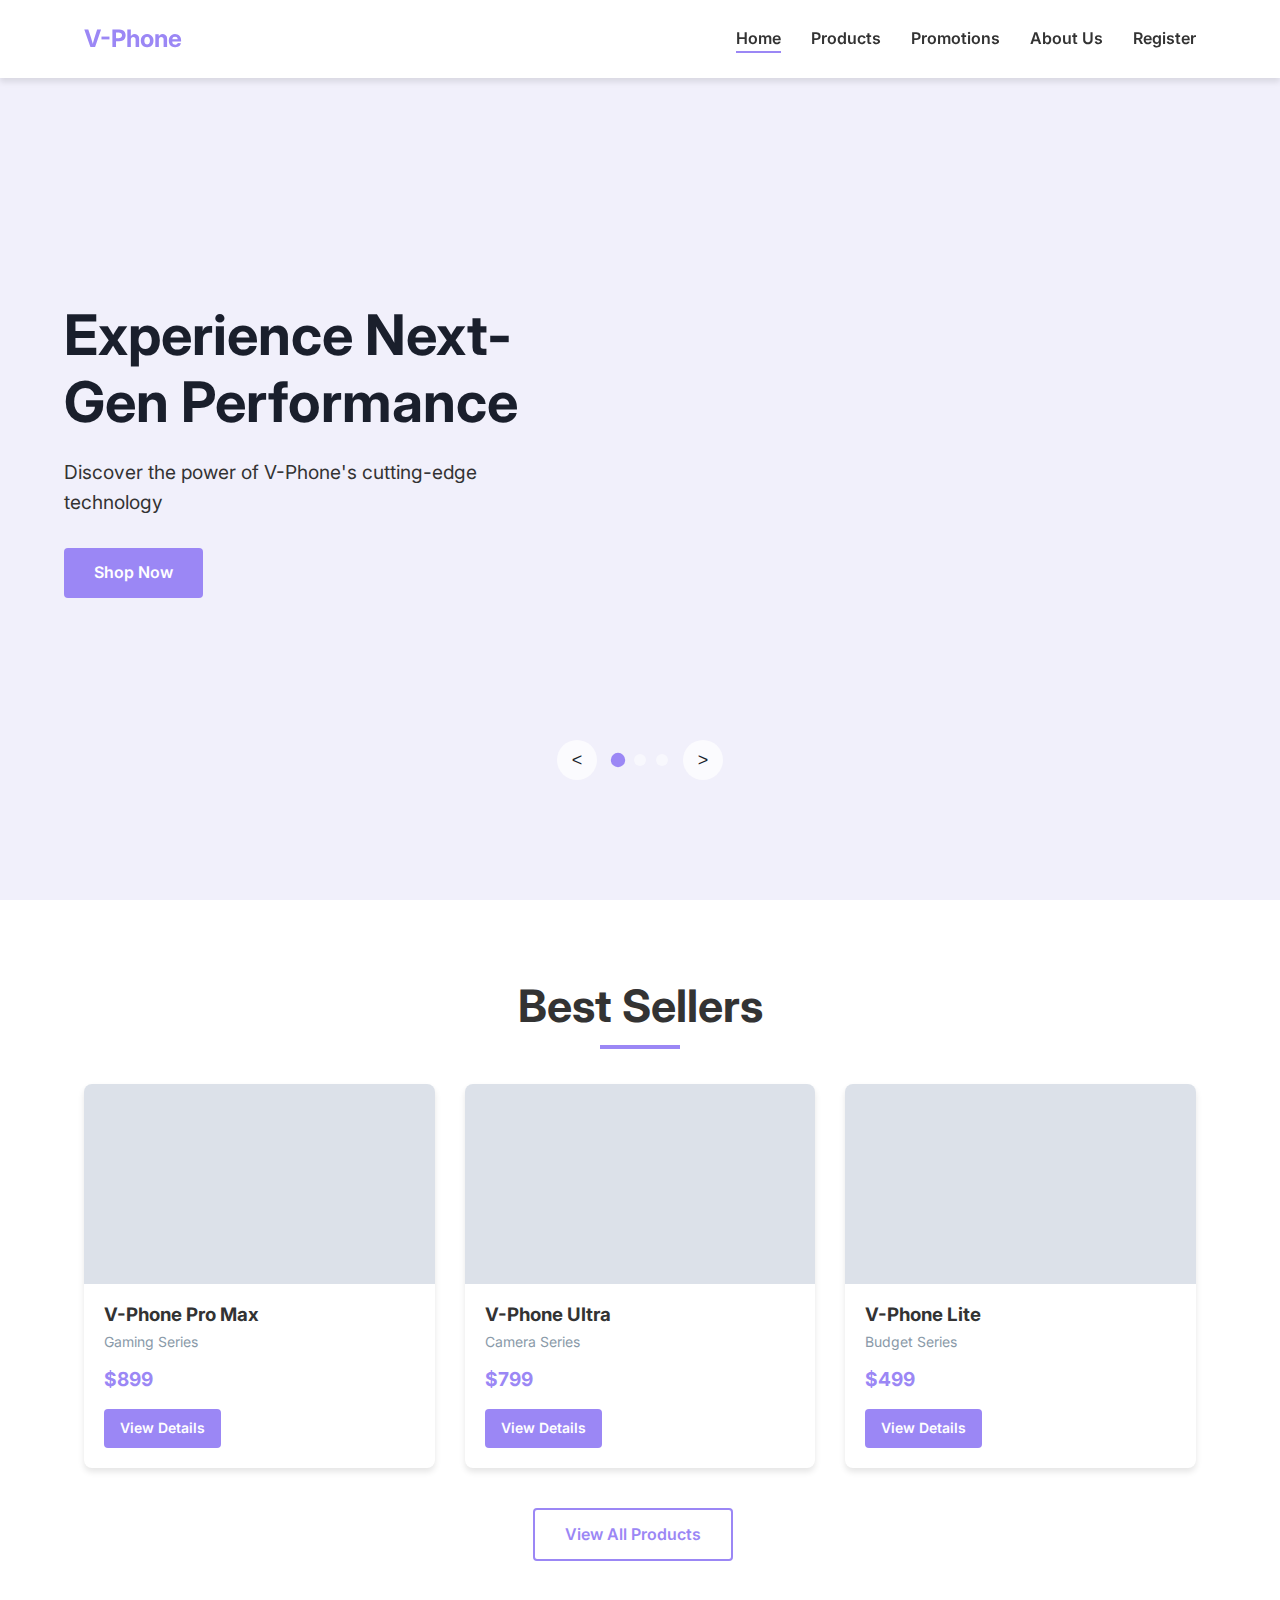
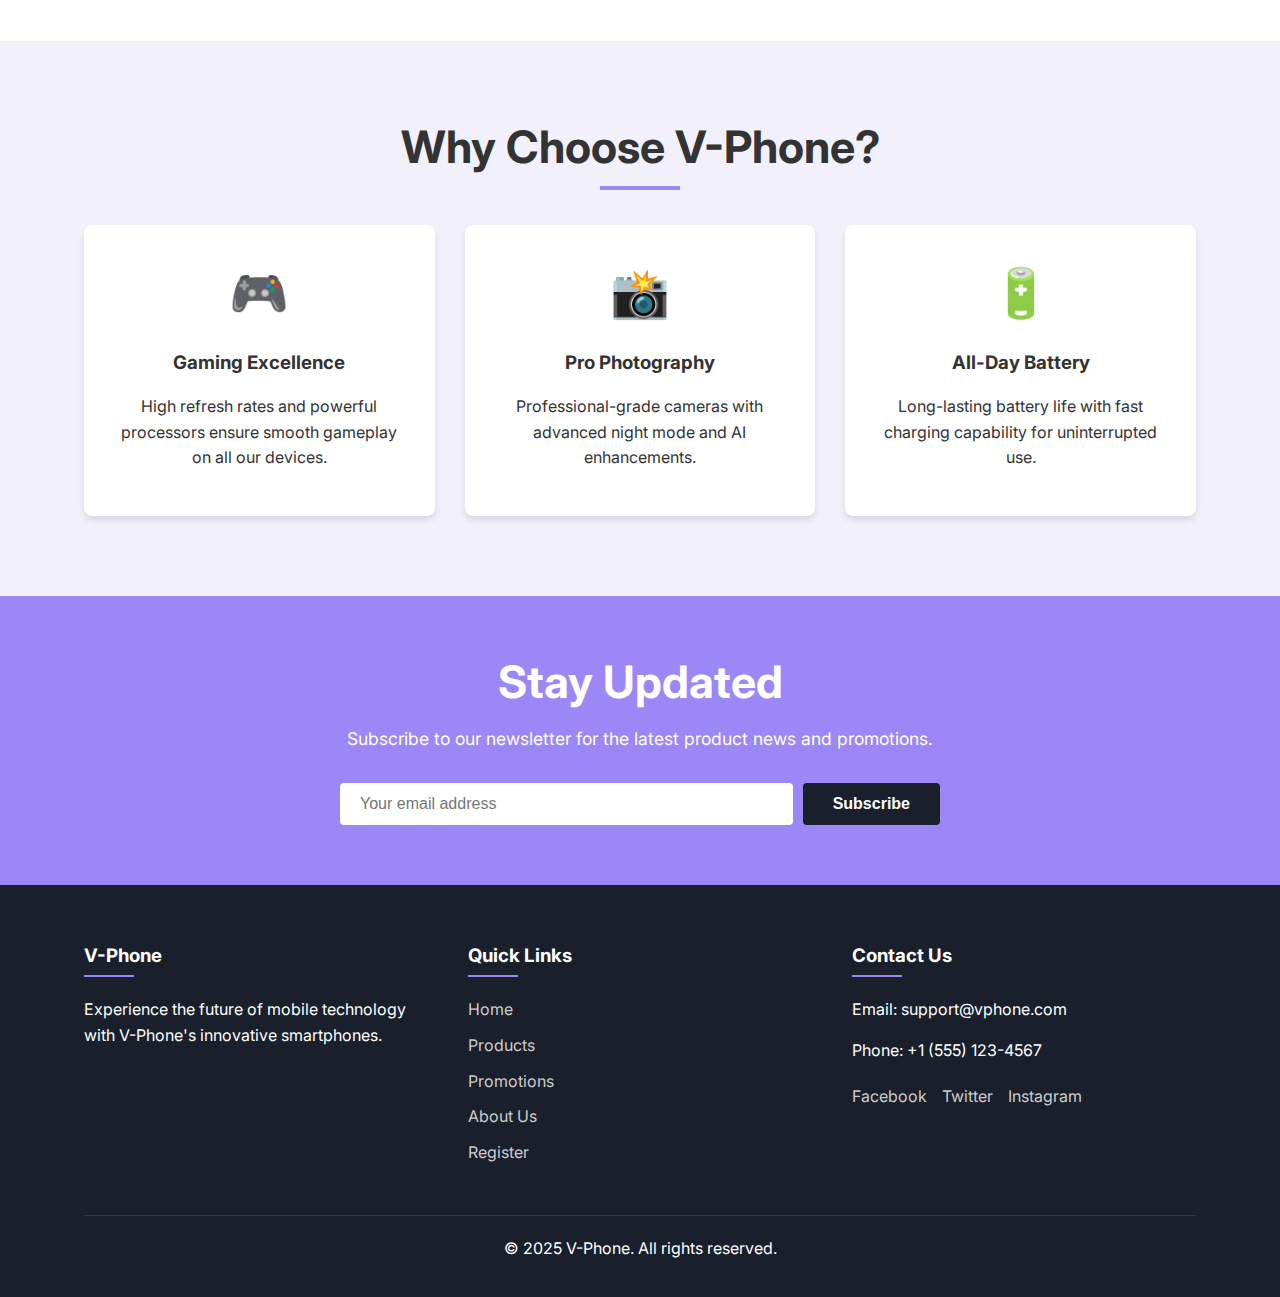
<file: index.html>
<!DOCTYPE html>
<html lang="en">
<head>
  <meta charset="UTF-8">
  <meta name="viewport" content="width=device-width, initial-scale=1.0">
  <title>V-Phone | High Performance Smartphones</title>
  <link rel="stylesheet" href="src/style.css">
  <link rel="stylesheet" href="https://fonts.googleapis.com/css2?family=Inter:wght@300;400;500;600;700&display=swap">
</head>
<body>
  <header class="header">
    <div class="container">
      <div class="logo">V-Phone</div>
      <nav class="nav">
        <ul class="nav-list">
          <li><a href="index.html" class="nav-link active">Home</a></li>
          <li><a href="products.html" class="nav-link">Products</a></li>
          <li><a href="promotion.html" class="nav-link">Promotions</a></li>
          <li><a href="about.html" class="nav-link">About Us</a></li>
          <li><a href="register.html" class="nav-link">Register</a></li>
        </ul>
        <button class="menu-toggle" aria-label="Toggle menu">
          <span></span>
          <span></span>
          <span></span>
        </button>
      </nav>
    </div>
  </header>

  <section class="hero">
    <div class="slider-container">
      <div class="slider">
        <div class="slide active">
          <div class="slide-content">
            <h1>Experience Next-Gen Performance</h1>
            <p>Discover the power of V-Phone's cutting-edge technology</p>
            <a href="products.html" class="btn btn-primary">Shop Now</a>
          </div>
          <div class="slide-image" style="background-image: url('https://images.unsplash.com/photo-1605810230434-7631ac76ec81?ixlib=rb-1.2.1&auto=format&fit=crop&w=1350&q=80')"></div>
        </div>
        <div class="slide">
          <div class="slide-content">
            <h1>Capture Every Moment</h1>
            <p>Professional-grade photography in your pocket</p>
            <a href="products.html" class="btn btn-primary">Explore Cameras</a>
          </div>
          <div class="slide-image" style="background-image: url('https://images.unsplash.com/photo-1581091226825-a6a2a5aee158?ixlib=rb-1.2.1&auto=format&fit=crop&w=1350&q=80')"></div>
        </div>
        <div class="slide">
          <div class="slide-content">
            <h1>Gaming Without Limits</h1>
            <p>Experience smooth gameplay with our gaming-optimized phones</p>
            <a href="products.html" class="btn btn-primary">Gaming Series</a>
          </div>
          <div class="slide-image" style="background-image: url('https://images.unsplash.com/photo-1498050108023-c5249f4df085?ixlib=rb-1.2.1&auto=format&fit=crop&w=1350&q=80')"></div>
        </div>
      </div>
      <div class="slider-controls">
        <button class="prev-btn" aria-label="Previous slide">&lt;</button>
        <div class="slider-dots">
          <span class="dot active" data-index="0"></span>
          <span class="dot" data-index="1"></span>
          <span class="dot" data-index="2"></span>
        </div>
        <button class="next-btn" aria-label="Next slide">&gt;</button>
      </div>
    </div>
  </section>

  <section class="featured-products">
    <div class="container">
      <h2 class="section-title">Best Sellers</h2>
      <div class="product-grid">
        <div class="product-card">
          <div class="product-image" style="background-image: url('https://images.unsplash.com/photo-1531297484001-80022131f5a1?ixlib=rb-1.2.1&auto=format&fit=crop&w=1350&q=80')"></div>
          <div class="product-info">
            <h3>V-Phone Pro Max</h3>
            <p class="product-category">Gaming Series</p>
            <p class="product-price">$899</p>
            <a href="products.html" class="btn btn-small">View Details</a>
          </div>
        </div>
        <div class="product-card">
          <div class="product-image" style="background-image: url('https://images.unsplash.com/photo-1486312338219-ce68d2c6f44d?ixlib=rb-1.2.1&auto=format&fit=crop&w=1350&q=80')"></div>
          <div class="product-info">
            <h3>V-Phone Ultra</h3>
            <p class="product-category">Camera Series</p>
            <p class="product-price">$799</p>
            <a href="products.html" class="btn btn-small">View Details</a>
          </div>
        </div>
        <div class="product-card">
          <div class="product-image" style="background-image: url('https://images.unsplash.com/photo-1488590528505-98d2b5aba04b?ixlib=rb-1.2.1&auto=format&fit=crop&w=1350&q=80')"></div>
          <div class="product-info">
            <h3>V-Phone Lite</h3>
            <p class="product-category">Budget Series</p>
            <p class="product-price">$499</p>
            <a href="products.html" class="btn btn-small">View Details</a>
          </div>
        </div>
      </div>
      <div class="view-all-container">
        <a href="products.html" class="btn btn-secondary">View All Products</a>
      </div>
    </div>
  </section>

  <section class="features">
    <div class="container">
      <h2 class="section-title">Why Choose V-Phone?</h2>
      <div class="features-grid">
        <div class="feature-card">
          <div class="feature-icon">🎮</div>
          <h3>Gaming Excellence</h3>
          <p>High refresh rates and powerful processors ensure smooth gameplay on all our devices.</p>
        </div>
        <div class="feature-card">
          <div class="feature-icon">📸</div>
          <h3>Pro Photography</h3>
          <p>Professional-grade cameras with advanced night mode and AI enhancements.</p>
        </div>
        <div class="feature-card">
          <div class="feature-icon">🔋</div>
          <h3>All-Day Battery</h3>
          <p>Long-lasting battery life with fast charging capability for uninterrupted use.</p>
        </div>
      </div>
    </div>
  </section>

  <section class="newsletter">
    <div class="container">
      <h2>Stay Updated</h2>
      <p>Subscribe to our newsletter for the latest product news and promotions.</p>
      <form class="newsletter-form">
        <input type="email" placeholder="Your email address" required>
        <button type="submit" class="btn btn-primary">Subscribe</button>
      </form>
    </div>
  </section>

  <footer class="footer">
    <div class="container">
      <div class="footer-content">
        <div class="footer-section">
          <h3>V-Phone</h3>
          <p>Experience the future of mobile technology with V-Phone's innovative smartphones.</p>
        </div>
        <div class="footer-section">
          <h3>Quick Links</h3>
          <ul class="footer-links">
            <li><a href="index.html">Home</a></li>
            <li><a href="products.html">Products</a></li>
            <li><a href="promotion.html">Promotions</a></li>
            <li><a href="about.html">About Us</a></li>
            <li><a href="register.html">Register</a></li>
          </ul>
        </div>
        <div class="footer-section">
          <h3>Contact Us</h3>
          <p>Email: support@vphone.com</p>
          <p>Phone: +1 (555) 123-4567</p>
          <div class="social-links">
            <a href="#" class="social-link">Facebook</a>
            <a href="#" class="social-link">Twitter</a>
            <a href="#" class="social-link">Instagram</a>
          </div>
        </div>
      </div>
      <div class="footer-bottom">
        <p>&copy; 2025 V-Phone. All rights reserved.</p>
      </div>
    </div>
  </footer>

  <script src="src/script.js"></script>
</body>
</html>
</file>
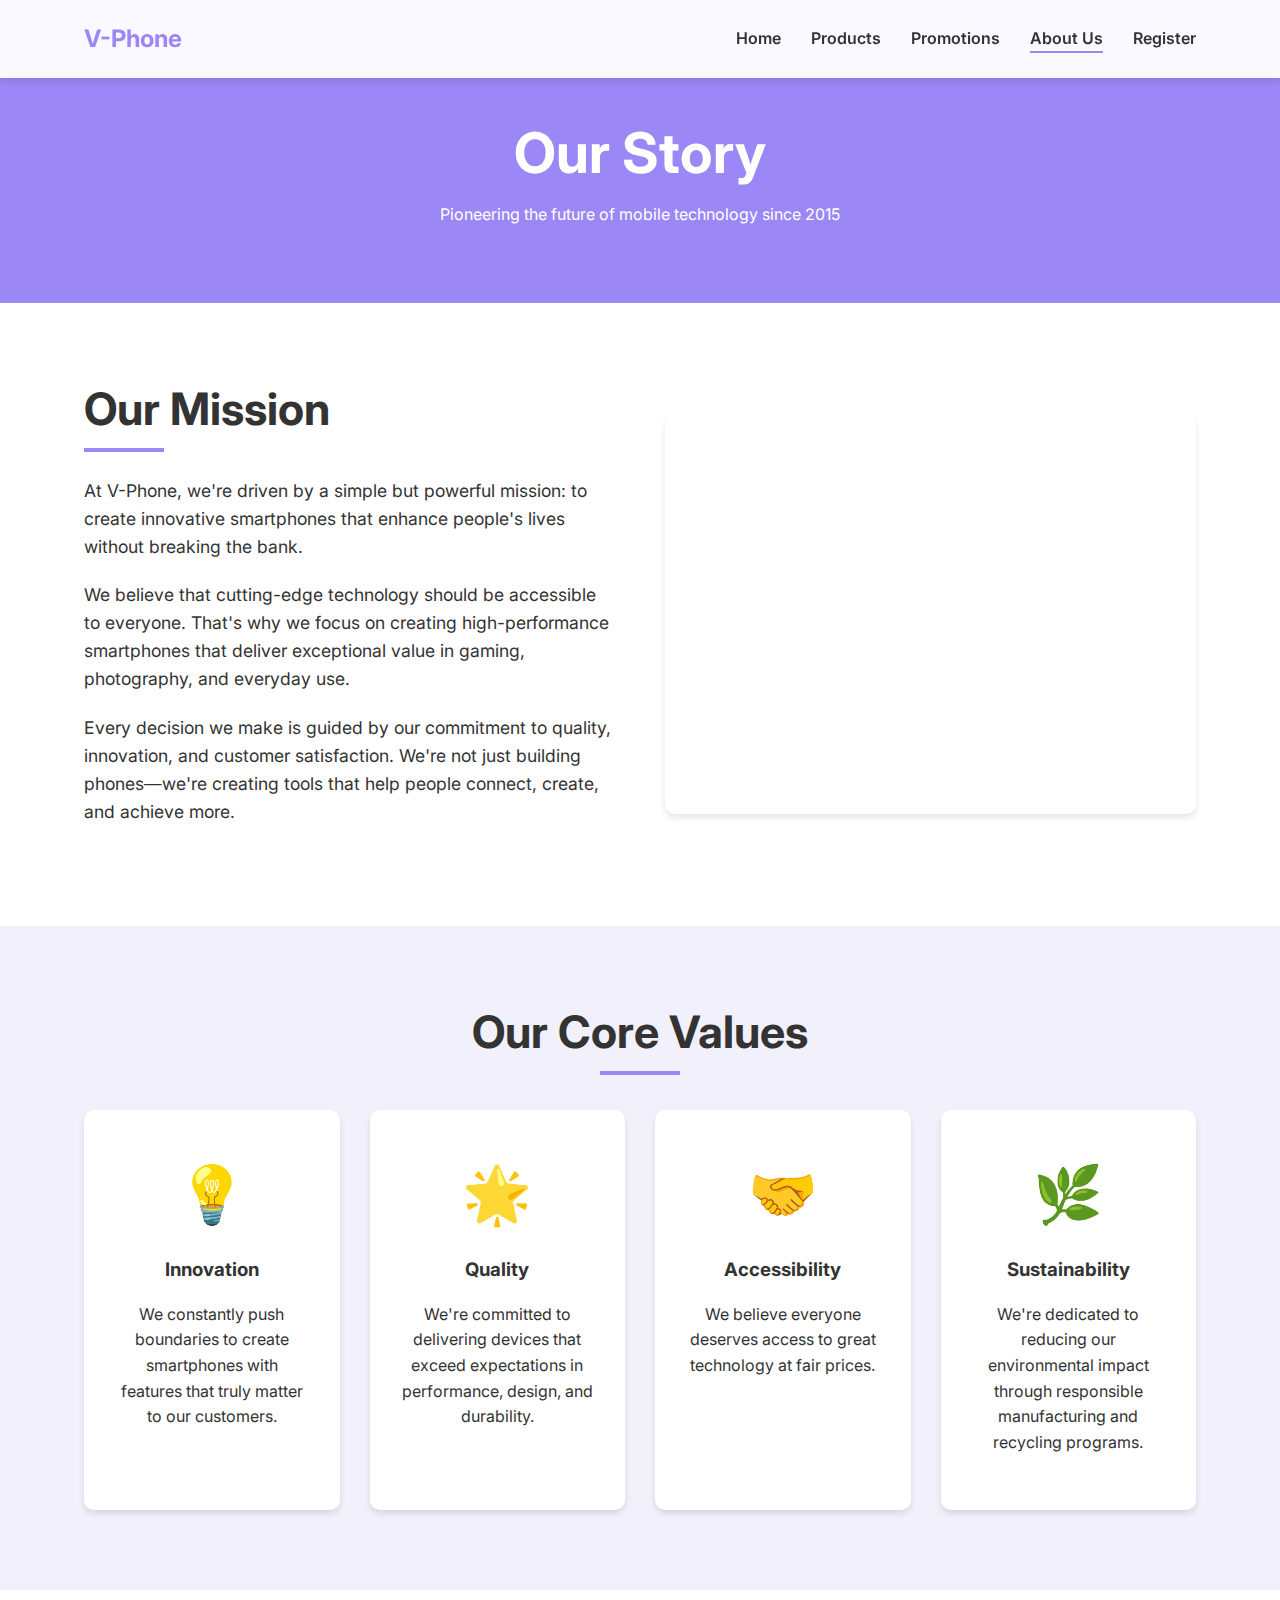
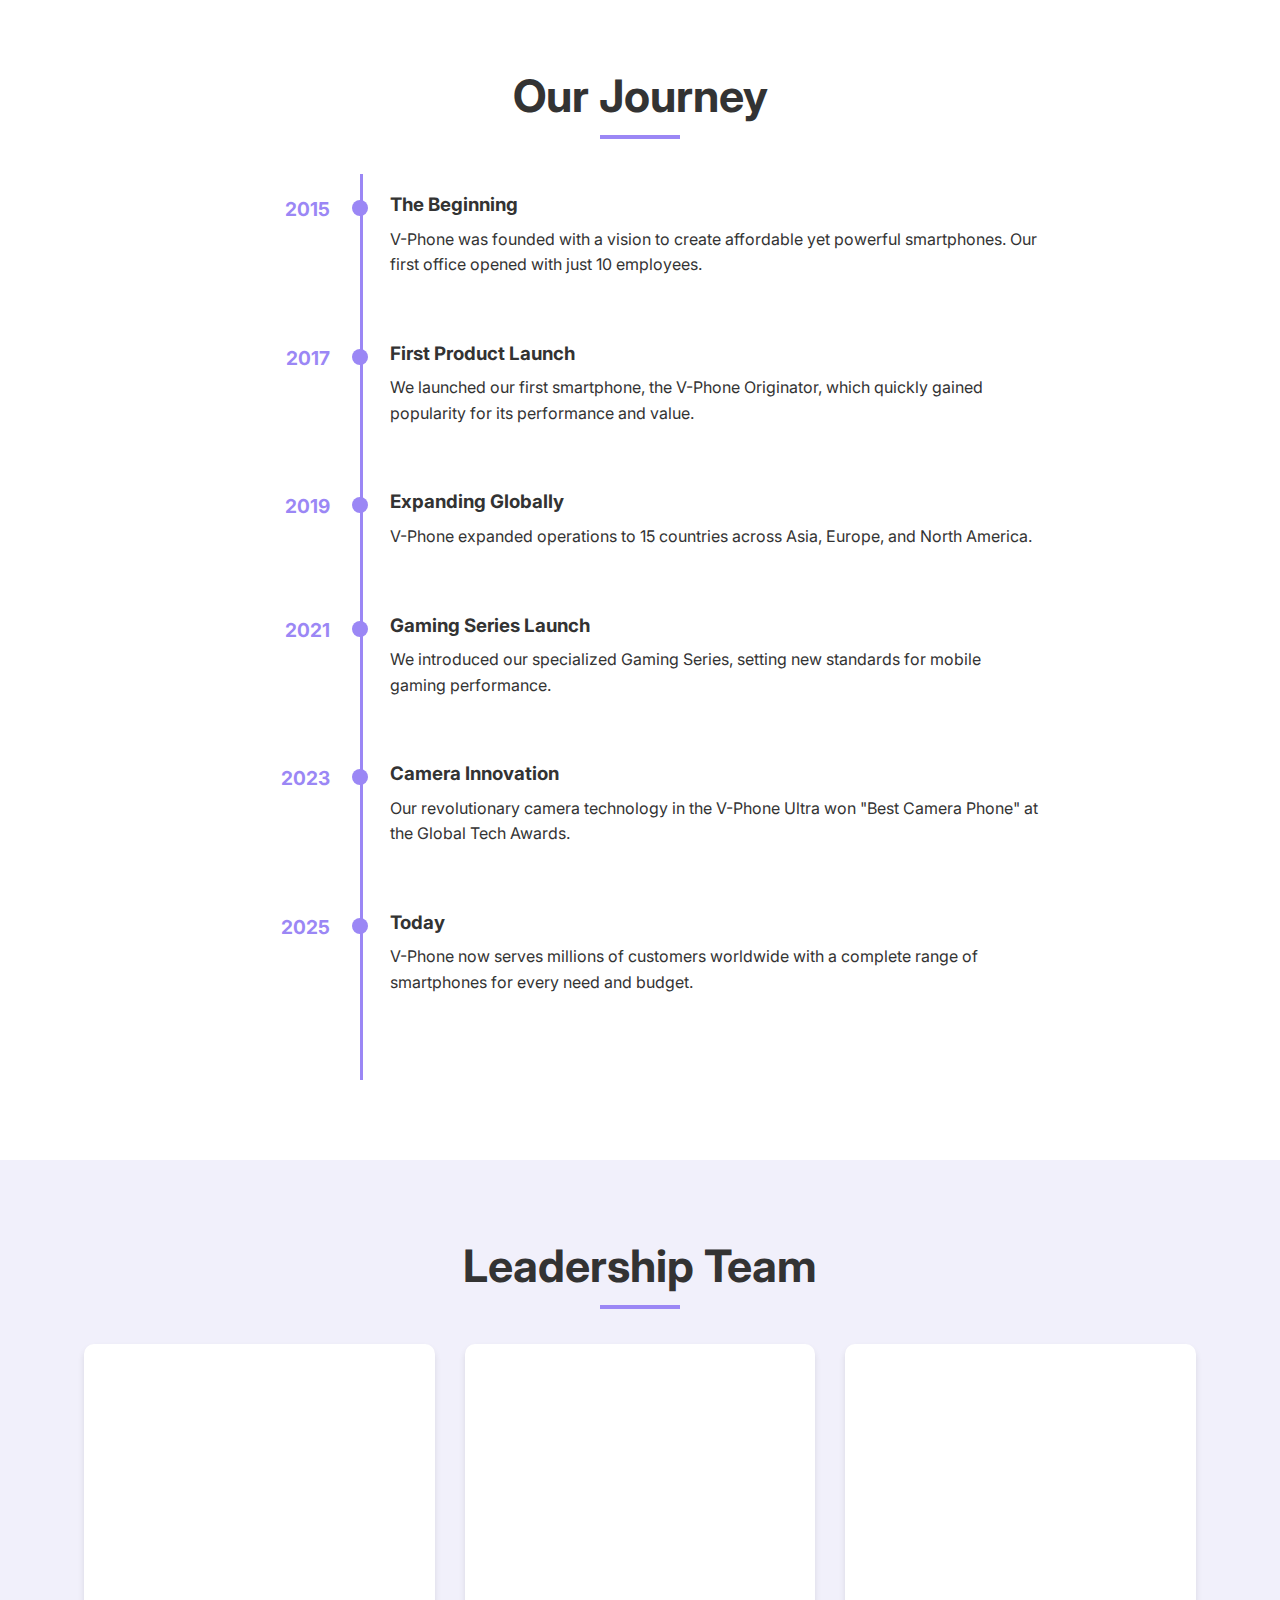
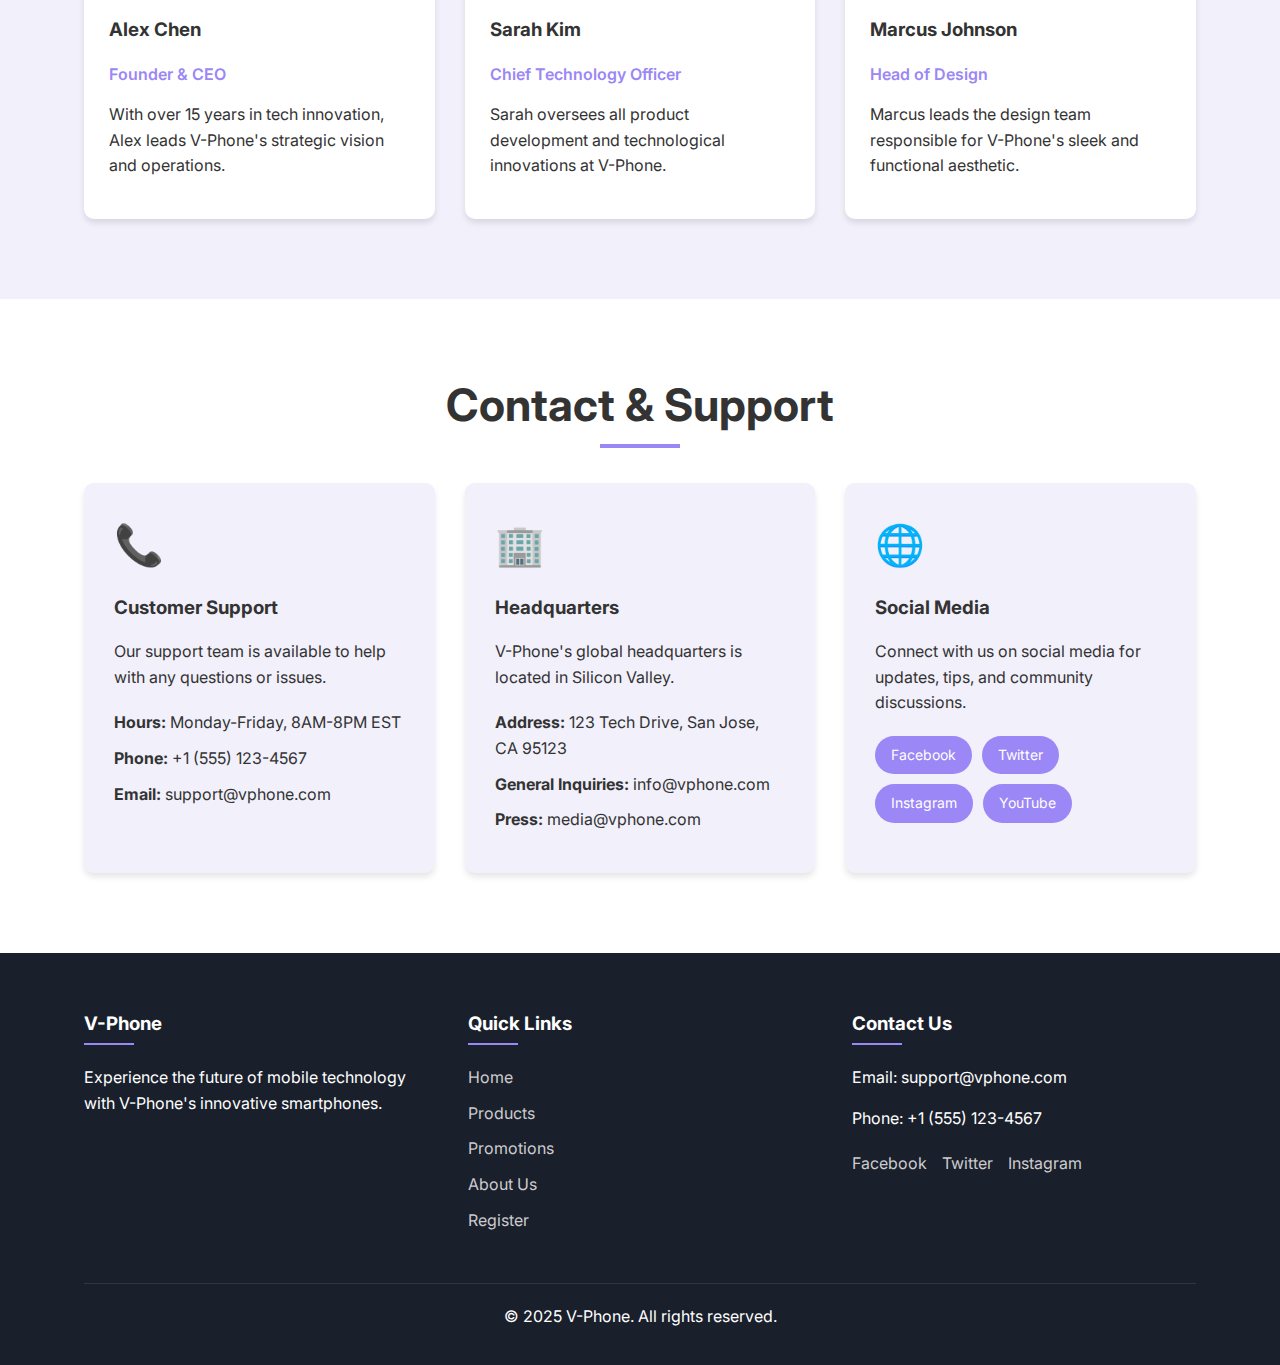
<file: about.html>
<!DOCTYPE html>
<html lang="en">
<head>
  <meta charset="UTF-8">
  <meta name="viewport" content="width=device-width, initial-scale=1.0">
  <title>About Us | V-Phone</title>
  <link rel="stylesheet" href="src/style.css">
  <link rel="stylesheet" href="src/about.css">
  <link rel="stylesheet" href="https://fonts.googleapis.com/css2?family=Inter:wght@300;400;500;600;700&display=swap">
</head>
<body>
  <header class="header">
    <div class="container">
      <div class="logo">V-Phone</div>
      <nav class="nav">
        <ul class="nav-list">
          <li><a href="index.html" class="nav-link">Home</a></li>
          <li><a href="products.html" class="nav-link">Products</a></li>
          <li><a href="promotion.html" class="nav-link">Promotions</a></li>
          <li><a href="about.html" class="nav-link active">About Us</a></li>
          <li><a href="register.html" class="nav-link">Register</a></li>
        </ul>
        <button class="menu-toggle" aria-label="Toggle menu">
          <span></span>
          <span></span>
          <span></span>
        </button>
      </nav>
    </div>
  </header>

  <section class="about-banner">
    <div class="container">
      <h1>Our Story</h1>
      <p>Pioneering the future of mobile technology since 2015</p>
    </div>
  </section>

  <section class="mission-section">
    <div class="container">
      <div class="mission-content">
        <div class="mission-text">
          <h2>Our Mission</h2>
          <p>At V-Phone, we're driven by a simple but powerful mission: to create innovative smartphones that enhance people's lives without breaking the bank.</p>
          <p>We believe that cutting-edge technology should be accessible to everyone. That's why we focus on creating high-performance smartphones that deliver exceptional value in gaming, photography, and everyday use.</p>
          <p>Every decision we make is guided by our commitment to quality, innovation, and customer satisfaction. We're not just building phones—we're creating tools that help people connect, create, and achieve more.</p>
        </div>
        <div class="mission-image" style="background-image: url('https://images.unsplash.com/photo-1481887328591-3e277f9473dc?ixlib=rb-1.2.1&auto=format&fit=crop&w=1350&q=80')">
        </div>
      </div>
    </div>
  </section>

  <section class="values-section">
    <div class="container">
      <h2 class="section-title">Our Core Values</h2>
      <div class="values-grid">
        <div class="value-card">
          <div class="value-icon">💡</div>
          <h3>Innovation</h3>
          <p>We constantly push boundaries to create smartphones with features that truly matter to our customers.</p>
        </div>
        
        <div class="value-card">
          <div class="value-icon">🌟</div>
          <h3>Quality</h3>
          <p>We're committed to delivering devices that exceed expectations in performance, design, and durability.</p>
        </div>
        
        <div class="value-card">
          <div class="value-icon">🤝</div>
          <h3>Accessibility</h3>
          <p>We believe everyone deserves access to great technology at fair prices.</p>
        </div>
        
        <div class="value-card">
          <div class="value-icon">🌿</div>
          <h3>Sustainability</h3>
          <p>We're dedicated to reducing our environmental impact through responsible manufacturing and recycling programs.</p>
        </div>
      </div>
    </div>
  </section>

  <section class="history-section">
    <div class="container">
      <h2 class="section-title">Our Journey</h2>
      <div class="timeline">
        <div class="timeline-item">
          <div class="timeline-year">2015</div>
          <div class="timeline-content">
            <h3>The Beginning</h3>
            <p>V-Phone was founded with a vision to create affordable yet powerful smartphones. Our first office opened with just 10 employees.</p>
          </div>
        </div>
        
        <div class="timeline-item">
          <div class="timeline-year">2017</div>
          <div class="timeline-content">
            <h3>First Product Launch</h3>
            <p>We launched our first smartphone, the V-Phone Originator, which quickly gained popularity for its performance and value.</p>
          </div>
        </div>
        
        <div class="timeline-item">
          <div class="timeline-year">2019</div>
          <div class="timeline-content">
            <h3>Expanding Globally</h3>
            <p>V-Phone expanded operations to 15 countries across Asia, Europe, and North America.</p>
          </div>
        </div>
        
        <div class="timeline-item">
          <div class="timeline-year">2021</div>
          <div class="timeline-content">
            <h3>Gaming Series Launch</h3>
            <p>We introduced our specialized Gaming Series, setting new standards for mobile gaming performance.</p>
          </div>
        </div>
        
        <div class="timeline-item">
          <div class="timeline-year">2023</div>
          <div class="timeline-content">
            <h3>Camera Innovation</h3>
            <p>Our revolutionary camera technology in the V-Phone Ultra won "Best Camera Phone" at the Global Tech Awards.</p>
          </div>
        </div>
        
        <div class="timeline-item">
          <div class="timeline-year">2025</div>
          <div class="timeline-content">
            <h3>Today</h3>
            <p>V-Phone now serves millions of customers worldwide with a complete range of smartphones for every need and budget.</p>
          </div>
        </div>
      </div>
    </div>
  </section>

  <section class="team-section">
    <div class="container">
      <h2 class="section-title">Leadership Team</h2>
      <div class="team-grid">
        <div class="team-card">
          <div class="team-image" style="background-image: url('https://images.unsplash.com/photo-1560250097-0b93528c311a?ixlib=rb-1.2.1&auto=format&fit=crop&w=1350&q=80')"></div>
          <div class="team-info">
            <h3>Alex Chen</h3>
            <p class="team-role">Founder & CEO</p>
            <p>With over 15 years in tech innovation, Alex leads V-Phone's strategic vision and operations.</p>
          </div>
        </div>
        
        <div class="team-card">
          <div class="team-image" style="background-image: url('https://images.unsplash.com/photo-1580489944761-15a19d654956?ixlib=rb-1.2.1&auto=format&fit=crop&w=1350&q=80')"></div>
          <div class="team-info">
            <h3>Sarah Kim</h3>
            <p class="team-role">Chief Technology Officer</p>
            <p>Sarah oversees all product development and technological innovations at V-Phone.</p>
          </div>
        </div>
        
        <div class="team-card">
          <div class="team-image" style="background-image: url('https://images.unsplash.com/photo-1519085360753-af0119f7cbe7?ixlib=rb-1.2.1&auto=format&fit=crop&w=1350&q=80')"></div>
          <div class="team-info">
            <h3>Marcus Johnson</h3>
            <p class="team-role">Head of Design</p>
            <p>Marcus leads the design team responsible for V-Phone's sleek and functional aesthetic.</p>
          </div>
        </div>
      </div>
    </div>
  </section>

  <section class="contact-info-section">
    <div class="container">
      <h2 class="section-title">Contact & Support</h2>
      <div class="contact-grid">
        <div class="contact-card">
          <div class="contact-icon">📞</div>
          <h3>Customer Support</h3>
          <p>Our support team is available to help with any questions or issues.</p>
          <div class="contact-details">
            <p><strong>Hours:</strong> Monday-Friday, 8AM-8PM EST</p>
            <p><strong>Phone:</strong> +1 (555) 123-4567</p>
            <p><strong>Email:</strong> support@vphone.com</p>
          </div>
        </div>
        
        <div class="contact-card">
          <div class="contact-icon">🏢</div>
          <h3>Headquarters</h3>
          <p>V-Phone's global headquarters is located in Silicon Valley.</p>
          <div class="contact-details">
            <p><strong>Address:</strong> 123 Tech Drive, San Jose, CA 95123</p>
            <p><strong>General Inquiries:</strong> info@vphone.com</p>
            <p><strong>Press:</strong> media@vphone.com</p>
          </div>
        </div>
        
        <div class="contact-card">
          <div class="contact-icon">🌐</div>
          <h3>Social Media</h3>
          <p>Connect with us on social media for updates, tips, and community discussions.</p>
          <div class="social-buttons">
            <a href="#" class="social-button">Facebook</a>
            <a href="#" class="social-button">Twitter</a>
            <a href="#" class="social-button">Instagram</a>
            <a href="#" class="social-button">YouTube</a>
          </div>
        </div>
      </div>
    </div>
  </section>

  <footer class="footer">
    <div class="container">
      <div class="footer-content">
        <div class="footer-section">
          <h3>V-Phone</h3>
          <p>Experience the future of mobile technology with V-Phone's innovative smartphones.</p>
        </div>
        <div class="footer-section">
          <h3>Quick Links</h3>
          <ul class="footer-links">
            <li><a href="index.html">Home</a></li>
            <li><a href="products.html">Products</a></li>
            <li><a href="promotion.html">Promotions</a></li>
            <li><a href="about.html">About Us</a></li>
            <li><a href="register.html">Register</a></li>
          </ul>
        </div>
        <div class="footer-section">
          <h3>Contact Us</h3>
          <p>Email: support@vphone.com</p>
          <p>Phone: +1 (555) 123-4567</p>
          <div class="social-links">
            <a href="#" class="social-link">Facebook</a>
            <a href="#" class="social-link">Twitter</a>
            <a href="#" class="social-link">Instagram</a>
          </div>
        </div>
      </div>
      <div class="footer-bottom">
        <p>&copy; 2025 V-Phone. All rights reserved.</p>
      </div>
    </div>
  </footer>

  <script src="src/script.js"></script>
</body>
</html>
</file>
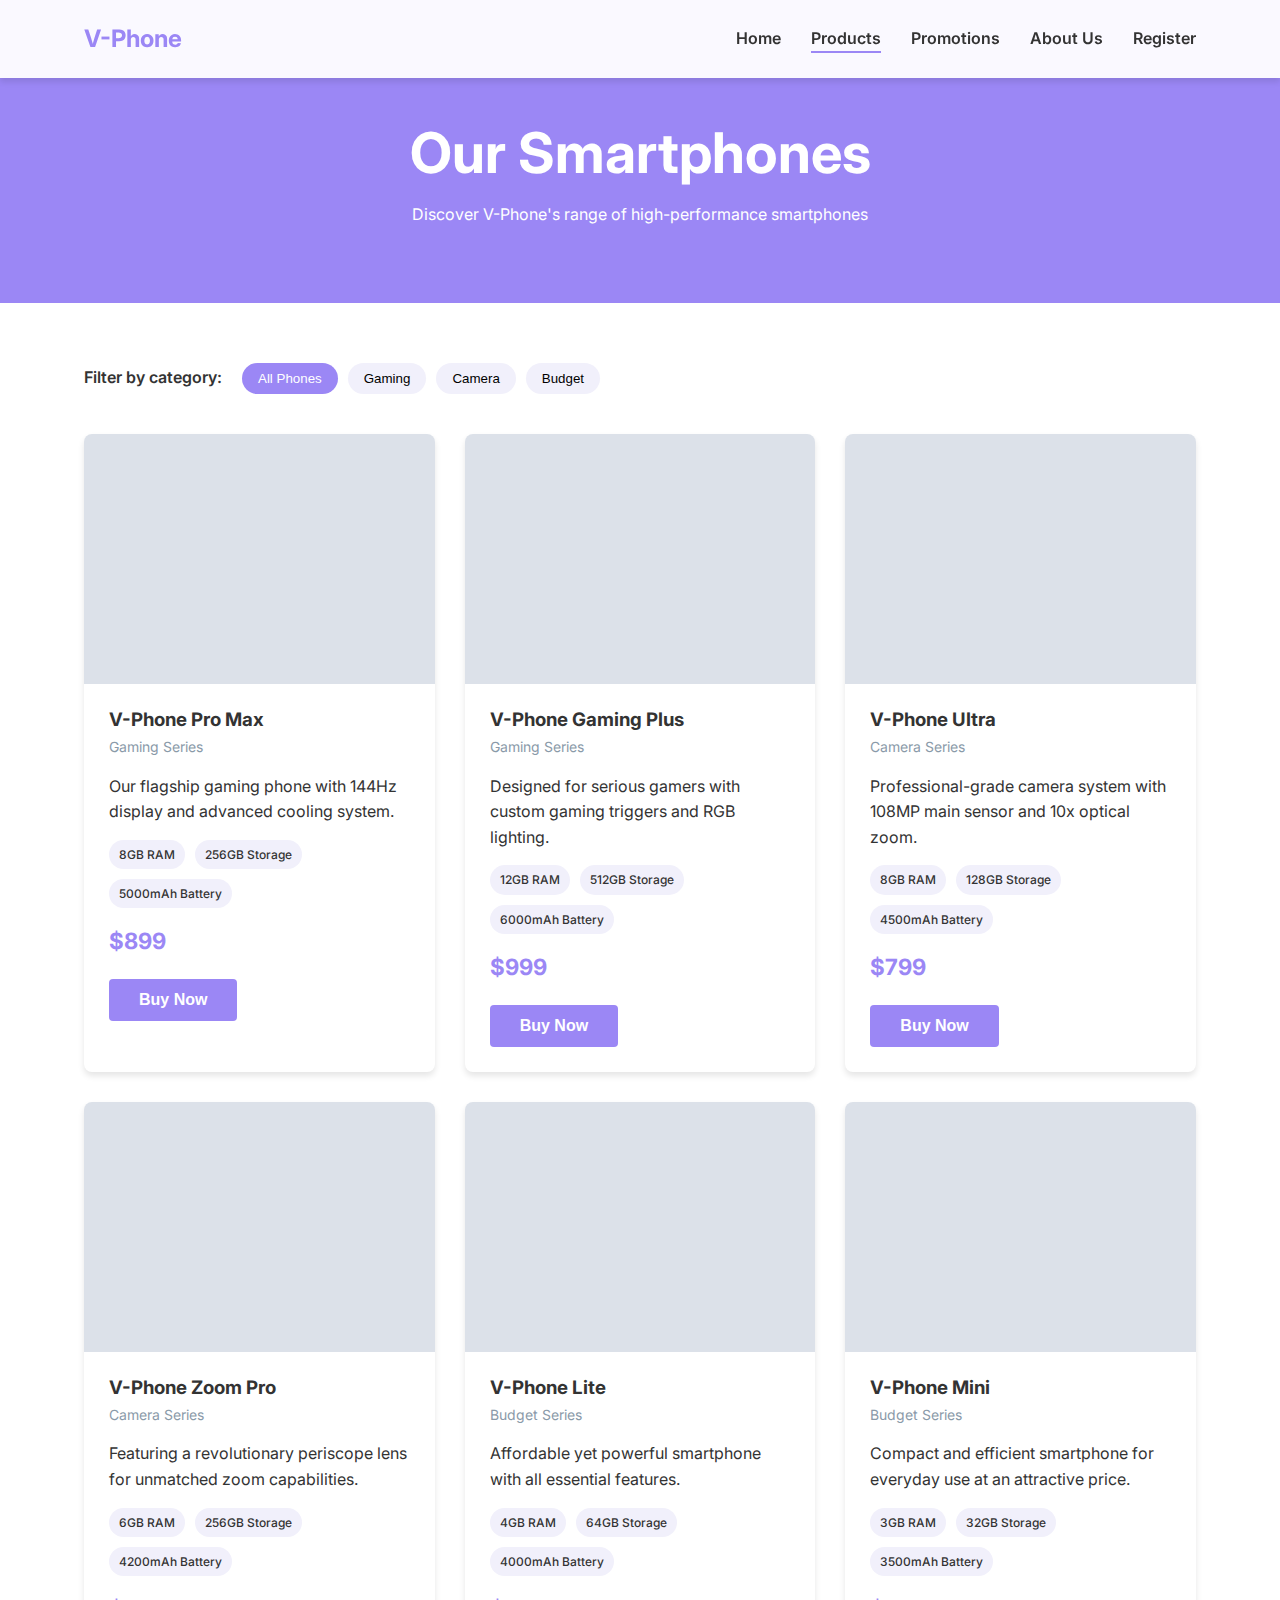
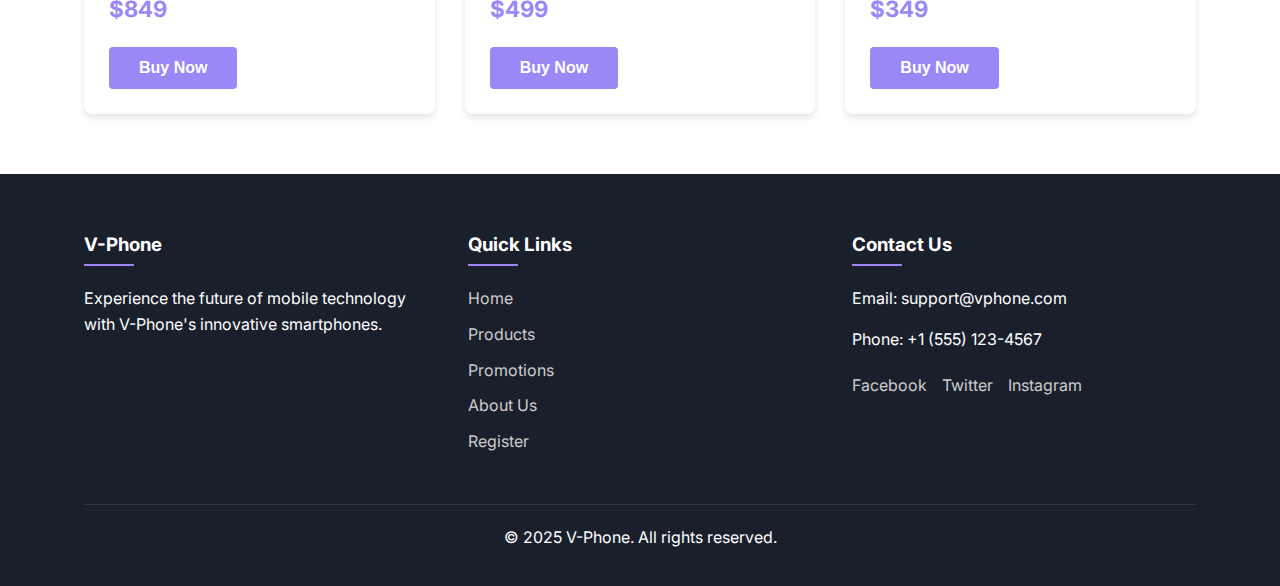
<file: products.html>
<!DOCTYPE html>
<html lang="en">
<head>
  <meta charset="UTF-8">
  <meta name="viewport" content="width=device-width, initial-scale=1.0">
  <title>Products | V-Phone</title>
  <link rel="stylesheet" href="src/style.css">
  <link rel="stylesheet" href="src/products.css">
  <link rel="stylesheet" href="https://fonts.googleapis.com/css2?family=Inter:wght@300;400;500;600;700&display=swap">
</head>
<body>
  <header class="header">
    <div class="container">
      <div class="logo">V-Phone</div>
      <nav class="nav">
        <ul class="nav-list">
          <li><a href="index.html" class="nav-link">Home</a></li>
          <li><a href="products.html" class="nav-link active">Products</a></li>
          <li><a href="promotion.html" class="nav-link">Promotions</a></li>
          <li><a href="about.html" class="nav-link">About Us</a></li>
          <li><a href="register.html" class="nav-link">Register</a></li>
        </ul>
        <button class="menu-toggle" aria-label="Toggle menu">
          <span></span>
          <span></span>
          <span></span>
        </button>
      </nav>
    </div>
  </header>

  <section class="product-banner">
    <div class="container">
      <h1>Our Smartphones</h1>
      <p>Discover V-Phone's range of high-performance smartphones</p>
    </div>
  </section>

  <section class="products-section">
    <div class="container">
      <div class="filter-controls">
        <p>Filter by category:</p>
        <div class="filter-buttons">
          <button class="filter-btn active" data-filter="all">All Phones</button>
          <button class="filter-btn" data-filter="gaming">Gaming</button>
          <button class="filter-btn" data-filter="camera">Camera</button>
          <button class="filter-btn" data-filter="budget">Budget</button>
        </div>
      </div>

      <div class="products-grid">
        <!-- Gaming Phones -->
        <div class="product-item" data-category="gaming">
          <div class="product-image" style="background-image: url('https://images.unsplash.com/photo-1531297484001-80022131f5a1?ixlib=rb-1.2.1&auto=format&fit=crop&w=1350&q=80')"></div>
          <div class="product-details">
            <h3>V-Phone Pro Max</h3>
            <p class="product-category">Gaming Series</p>
            <p class="product-description">Our flagship gaming phone with 144Hz display and advanced cooling system.</p>
            <div class="product-specs">
              <span>8GB RAM</span>
              <span>256GB Storage</span>
              <span>5000mAh Battery</span>
            </div>
            <p class="product-price">$899</p>
            <button class="btn btn-primary">Buy Now</button>
          </div>
        </div>

        <div class="product-item" data-category="gaming">
          <div class="product-image" style="background-image: url('https://images.unsplash.com/photo-1498050108023-c5249f4df085?ixlib=rb-1.2.1&auto=format&fit=crop&w=1350&q=80')"></div>
          <div class="product-details">
            <h3>V-Phone Gaming Plus</h3>
            <p class="product-category">Gaming Series</p>
            <p class="product-description">Designed for serious gamers with custom gaming triggers and RGB lighting.</p>
            <div class="product-specs">
              <span>12GB RAM</span>
              <span>512GB Storage</span>
              <span>6000mAh Battery</span>
            </div>
            <p class="product-price">$999</p>
            <button class="btn btn-primary">Buy Now</button>
          </div>
        </div>

        <!-- Camera Phones -->
        <div class="product-item" data-category="camera">
          <div class="product-image" style="background-image: url('https://images.unsplash.com/photo-1486312338219-ce68d2c6f44d?ixlib=rb-1.2.1&auto=format&fit=crop&w=1350&q=80')"></div>
          <div class="product-details">
            <h3>V-Phone Ultra</h3>
            <p class="product-category">Camera Series</p>
            <p class="product-description">Professional-grade camera system with 108MP main sensor and 10x optical zoom.</p>
            <div class="product-specs">
              <span>8GB RAM</span>
              <span>128GB Storage</span>
              <span>4500mAh Battery</span>
            </div>
            <p class="product-price">$799</p>
            <button class="btn btn-primary">Buy Now</button>
          </div>
        </div>

        <div class="product-item" data-category="camera">
          <div class="product-image" style="background-image: url('https://images.unsplash.com/photo-1581091226825-a6a2a5aee158?ixlib=rb-1.2.1&auto=format&fit=crop&w=1350&q=80')"></div>
          <div class="product-details">
            <h3>V-Phone Zoom Pro</h3>
            <p class="product-category">Camera Series</p>
            <p class="product-description">Featuring a revolutionary periscope lens for unmatched zoom capabilities.</p>
            <div class="product-specs">
              <span>6GB RAM</span>
              <span>256GB Storage</span>
              <span>4200mAh Battery</span>
            </div>
            <p class="product-price">$849</p>
            <button class="btn btn-primary">Buy Now</button>
          </div>
        </div>

        <!-- Budget Phones -->
        <div class="product-item" data-category="budget">
          <div class="product-image" style="background-image: url('https://images.unsplash.com/photo-1488590528505-98d2b5aba04b?ixlib=rb-1.2.1&auto=format&fit=crop&w=1350&q=80')"></div>
          <div class="product-details">
            <h3>V-Phone Lite</h3>
            <p class="product-category">Budget Series</p>
            <p class="product-description">Affordable yet powerful smartphone with all essential features.</p>
            <div class="product-specs">
              <span>4GB RAM</span>
              <span>64GB Storage</span>
              <span>4000mAh Battery</span>
            </div>
            <p class="product-price">$499</p>
            <button class="btn btn-primary">Buy Now</button>
          </div>
        </div>

        <div class="product-item" data-category="budget">
          <div class="product-image" style="background-image: url('https://images.unsplash.com/photo-1483058712412-4245e9b90334?ixlib=rb-1.2.1&auto=format&fit=crop&w=1350&q=80')"></div>
          <div class="product-details">
            <h3>V-Phone Mini</h3>
            <p class="product-category">Budget Series</p>
            <p class="product-description">Compact and efficient smartphone for everyday use at an attractive price.</p>
            <div class="product-specs">
              <span>3GB RAM</span>
              <span>32GB Storage</span>
              <span>3500mAh Battery</span>
            </div>
            <p class="product-price">$349</p>
            <button class="btn btn-primary">Buy Now</button>
          </div>
        </div>
      </div>
    </div>
  </section>

  <footer class="footer">
    <div class="container">
      <div class="footer-content">
        <div class="footer-section">
          <h3>V-Phone</h3>
          <p>Experience the future of mobile technology with V-Phone's innovative smartphones.</p>
        </div>
        <div class="footer-section">
          <h3>Quick Links</h3>
          <ul class="footer-links">
            <li><a href="index.html">Home</a></li>
            <li><a href="products.html">Products</a></li>
            <li><a href="promotion.html">Promotions</a></li>
            <li><a href="about.html">About Us</a></li>
            <li><a href="register.html">Register</a></li>
          </ul>
        </div>
        <div class="footer-section">
          <h3>Contact Us</h3>
          <p>Email: support@vphone.com</p>
          <p>Phone: +1 (555) 123-4567</p>
          <div class="social-links">
            <a href="#" class="social-link">Facebook</a>
            <a href="#" class="social-link">Twitter</a>
            <a href="#" class="social-link">Instagram</a>
          </div>
        </div>
      </div>
      <div class="footer-bottom">
        <p>&copy; 2025 V-Phone. All rights reserved.</p>
      </div>
    </div>
  </footer>

  <script src="src/script.js"></script>
  <script src="src/products.js"></script>
</body>
</html>
</file>
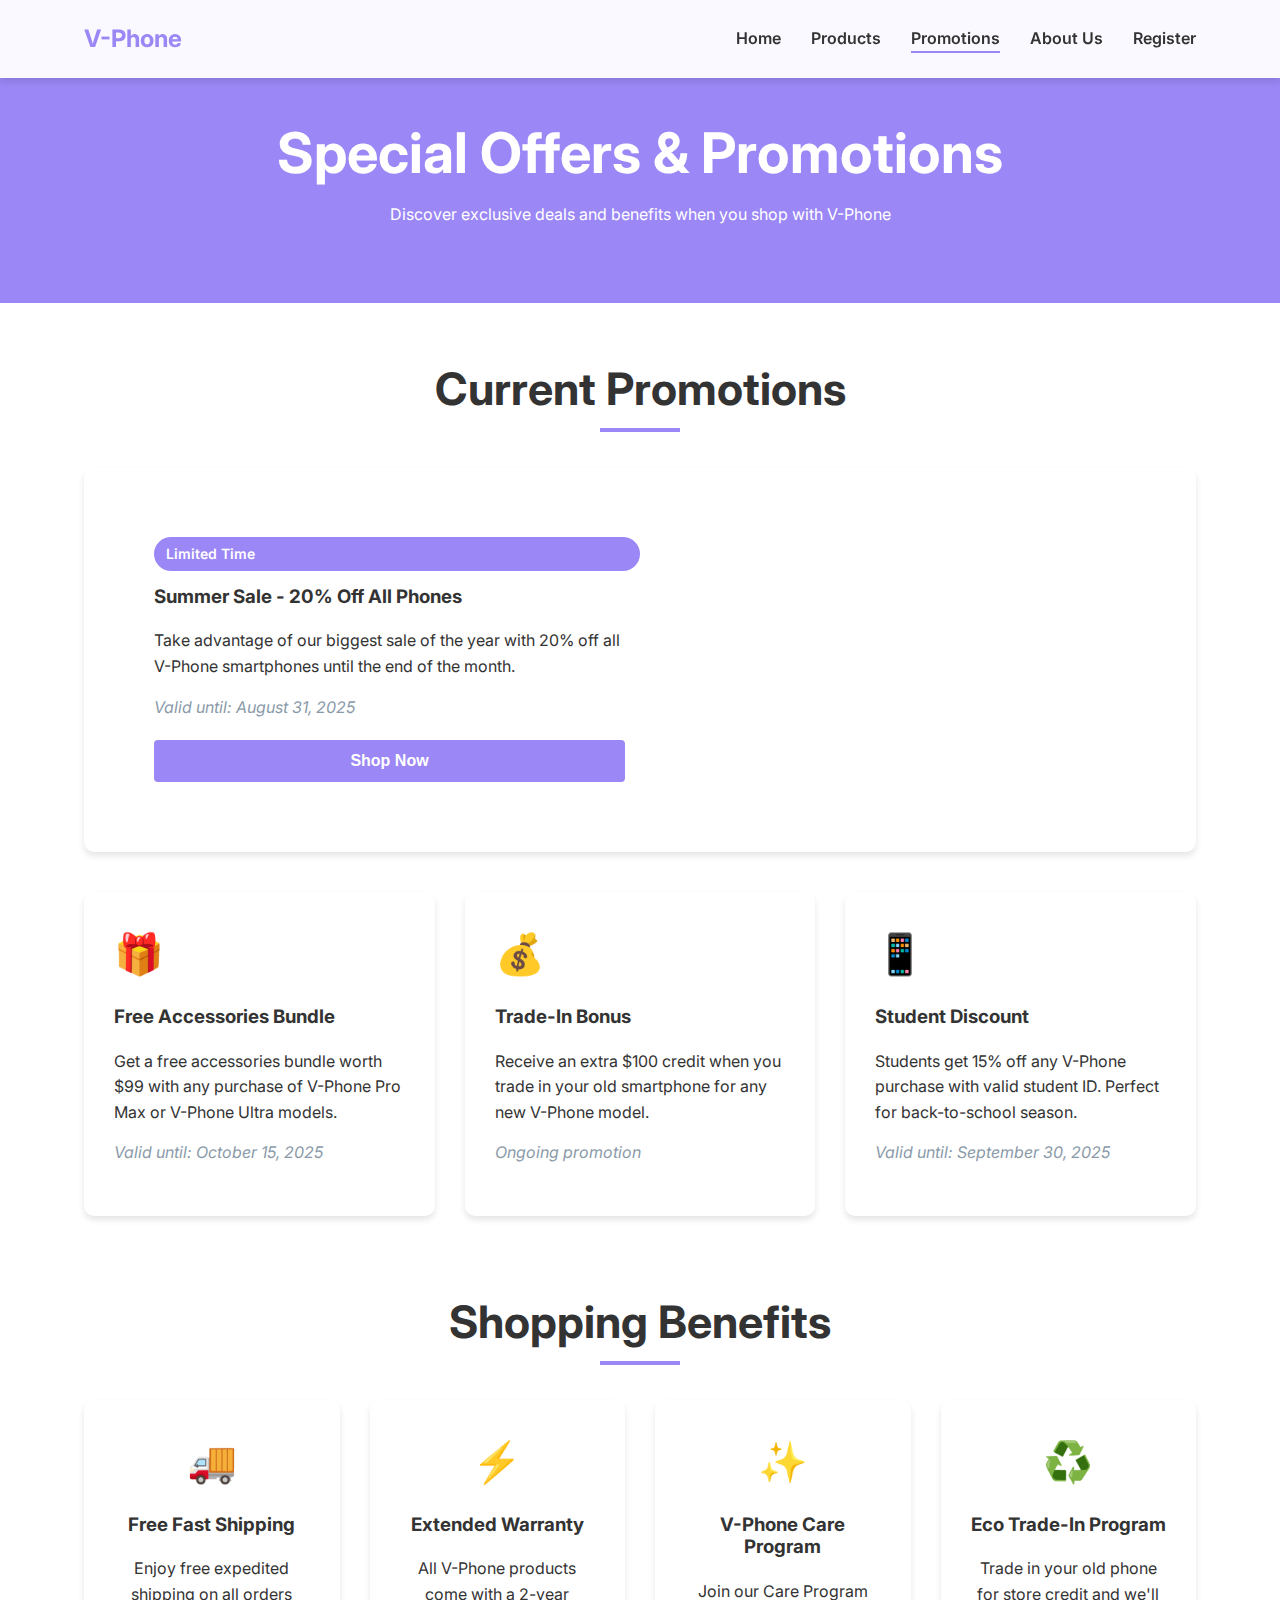
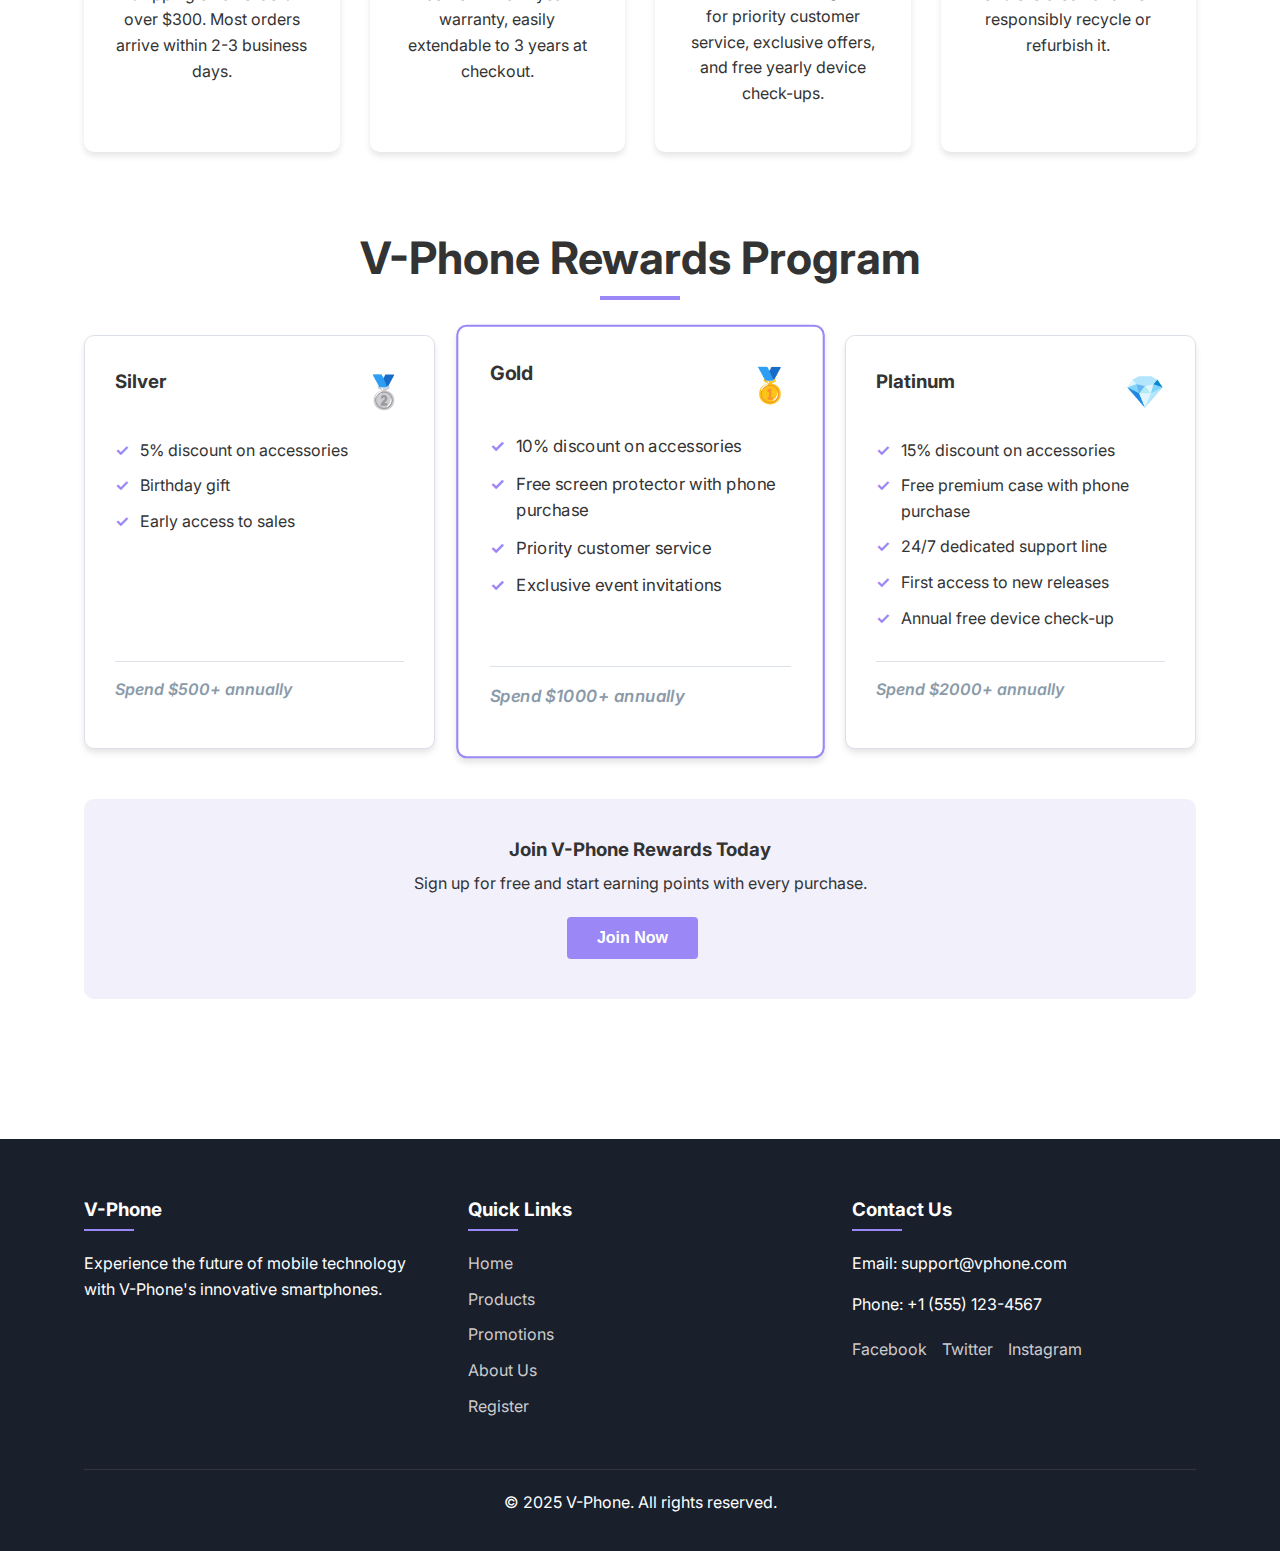
<file: promotion.html>
<!DOCTYPE html>
<html lang="en">
<head>
  <meta charset="UTF-8">
  <meta name="viewport" content="width=device-width, initial-scale=1.0">
  <title>Promotions | V-Phone</title>
  <link rel="stylesheet" href="src/style.css">
  <link rel="stylesheet" href="src/promotion.css">
  <link rel="stylesheet" href="https://fonts.googleapis.com/css2?family=Inter:wght@300;400;500;600;700&display=swap">
</head>
<body>
  <header class="header">
    <div class="container">
      <div class="logo">V-Phone</div>
      <nav class="nav">
        <ul class="nav-list">
          <li><a href="index.html" class="nav-link">Home</a></li>
          <li><a href="products.html" class="nav-link">Products</a></li>
          <li><a href="promotion.html" class="nav-link active">Promotions</a></li>
          <li><a href="about.html" class="nav-link">About Us</a></li>
          <li><a href="register.html" class="nav-link">Register</a></li>
        </ul>
        <button class="menu-toggle" aria-label="Toggle menu">
          <span></span>
          <span></span>
          <span></span>
        </button>
      </nav>
    </div>
  </header>

  <section class="promo-banner">
    <div class="container">
      <h1>Special Offers & Promotions</h1>
      <p>Discover exclusive deals and benefits when you shop with V-Phone</p>
    </div>
  </section>

  <section class="promotions-section">
    <div class="container">
      <div class="current-promos">
        <h2 class="section-title">Current Promotions</h2>
        
        <div class="promo-card highlight-promo">
          <div class="promo-content">
            <div class="promo-badge">Limited Time</div>
            <h3>Summer Sale - 20% Off All Phones</h3>
            <p>Take advantage of our biggest sale of the year with 20% off all V-Phone smartphones until the end of the month.</p>
            <p class="promo-date">Valid until: August 31, 2025</p>
            <button class="btn btn-primary">Shop Now</button>
          </div>
          <div class="promo-image" style="background-image: url('https://images.unsplash.com/photo-1581091226825-a6a2a5aee158?ixlib=rb-1.2.1&auto=format&fit=crop&w=1350&q=80')"></div>
        </div>
        
        <div class="promo-grid">
          <div class="promo-card">
            <div class="promo-icon">🎁</div>
            <h3>Free Accessories Bundle</h3>
            <p>Get a free accessories bundle worth $99 with any purchase of V-Phone Pro Max or V-Phone Ultra models.</p>
            <p class="promo-date">Valid until: October 15, 2025</p>
          </div>
          
          <div class="promo-card">
            <div class="promo-icon">💰</div>
            <h3>Trade-In Bonus</h3>
            <p>Receive an extra $100 credit when you trade in your old smartphone for any new V-Phone model.</p>
            <p class="promo-date">Ongoing promotion</p>
          </div>
          
          <div class="promo-card">
            <div class="promo-icon">📱</div>
            <h3>Student Discount</h3>
            <p>Students get 15% off any V-Phone purchase with valid student ID. Perfect for back-to-school season.</p>
            <p class="promo-date">Valid until: September 30, 2025</p>
          </div>
        </div>
      </div>

      <div class="shopping-benefits">
        <h2 class="section-title">Shopping Benefits</h2>
        
        <div class="benefits-grid">
          <div class="benefit-card">
            <div class="benefit-icon">🚚</div>
            <h3>Free Fast Shipping</h3>
            <p>Enjoy free expedited shipping on all orders over $300. Most orders arrive within 2-3 business days.</p>
          </div>
          
          <div class="benefit-card">
            <div class="benefit-icon">⚡</div>
            <h3>Extended Warranty</h3>
            <p>All V-Phone products come with a 2-year warranty, easily extendable to 3 years at checkout.</p>
          </div>
          
          <div class="benefit-card">
            <div class="benefit-icon">✨</div>
            <h3>V-Phone Care Program</h3>
            <p>Join our Care Program for priority customer service, exclusive offers, and free yearly device check-ups.</p>
          </div>
          
          <div class="benefit-card">
            <div class="benefit-icon">♻️</div>
            <h3>Eco Trade-In Program</h3>
            <p>Trade in your old phone for store credit and we'll responsibly recycle or refurbish it.</p>
          </div>
        </div>
      </div>

      <div class="loyalty-program">
        <h2 class="section-title">V-Phone Rewards Program</h2>
        
        <div class="loyalty-tiers">
          <div class="tier-card">
            <div class="tier-header">
              <h3>Silver</h3>
              <div class="tier-icon">🥈</div>
            </div>
            <ul class="tier-benefits">
              <li>5% discount on accessories</li>
              <li>Birthday gift</li>
              <li>Early access to sales</li>
            </ul>
            <p class="tier-requirement">Spend $500+ annually</p>
          </div>
          
          <div class="tier-card featured-tier">
            <div class="tier-header">
              <h3>Gold</h3>
              <div class="tier-icon">🥇</div>
            </div>
            <ul class="tier-benefits">
              <li>10% discount on accessories</li>
              <li>Free screen protector with phone purchase</li>
              <li>Priority customer service</li>
              <li>Exclusive event invitations</li>
            </ul>
            <p class="tier-requirement">Spend $1000+ annually</p>
          </div>
          
          <div class="tier-card">
            <div class="tier-header">
              <h3>Platinum</h3>
              <div class="tier-icon">💎</div>
            </div>
            <ul class="tier-benefits">
              <li>15% discount on accessories</li>
              <li>Free premium case with phone purchase</li>
              <li>24/7 dedicated support line</li>
              <li>First access to new releases</li>
              <li>Annual free device check-up</li>
            </ul>
            <p class="tier-requirement">Spend $2000+ annually</p>
          </div>
        </div>
        
        <div class="loyalty-cta">
          <h3>Join V-Phone Rewards Today</h3>
          <p>Sign up for free and start earning points with every purchase.</p>
          <button class="btn btn-primary">Join Now</button>
        </div>
      </div>
    </div>
  </section>

  <footer class="footer">
    <div class="container">
      <div class="footer-content">
        <div class="footer-section">
          <h3>V-Phone</h3>
          <p>Experience the future of mobile technology with V-Phone's innovative smartphones.</p>
        </div>
        <div class="footer-section">
          <h3>Quick Links</h3>
          <ul class="footer-links">
            <li><a href="index.html">Home</a></li>
            <li><a href="products.html">Products</a></li>
            <li><a href="promotion.html">Promotions</a></li>
            <li><a href="about.html">About Us</a></li>
            <li><a href="register.html">Register</a></li>
          </ul>
        </div>
        <div class="footer-section">
          <h3>Contact Us</h3>
          <p>Email: support@vphone.com</p>
          <p>Phone: +1 (555) 123-4567</p>
          <div class="social-links">
            <a href="#" class="social-link">Facebook</a>
            <a href="#" class="social-link">Twitter</a>
            <a href="#" class="social-link">Instagram</a>
          </div>
        </div>
      </div>
      <div class="footer-bottom">
        <p>&copy; 2025 V-Phone. All rights reserved.</p>
      </div>
    </div>
  </footer>

  <script src="src/script.js"></script>
</body>
</html>
</file>
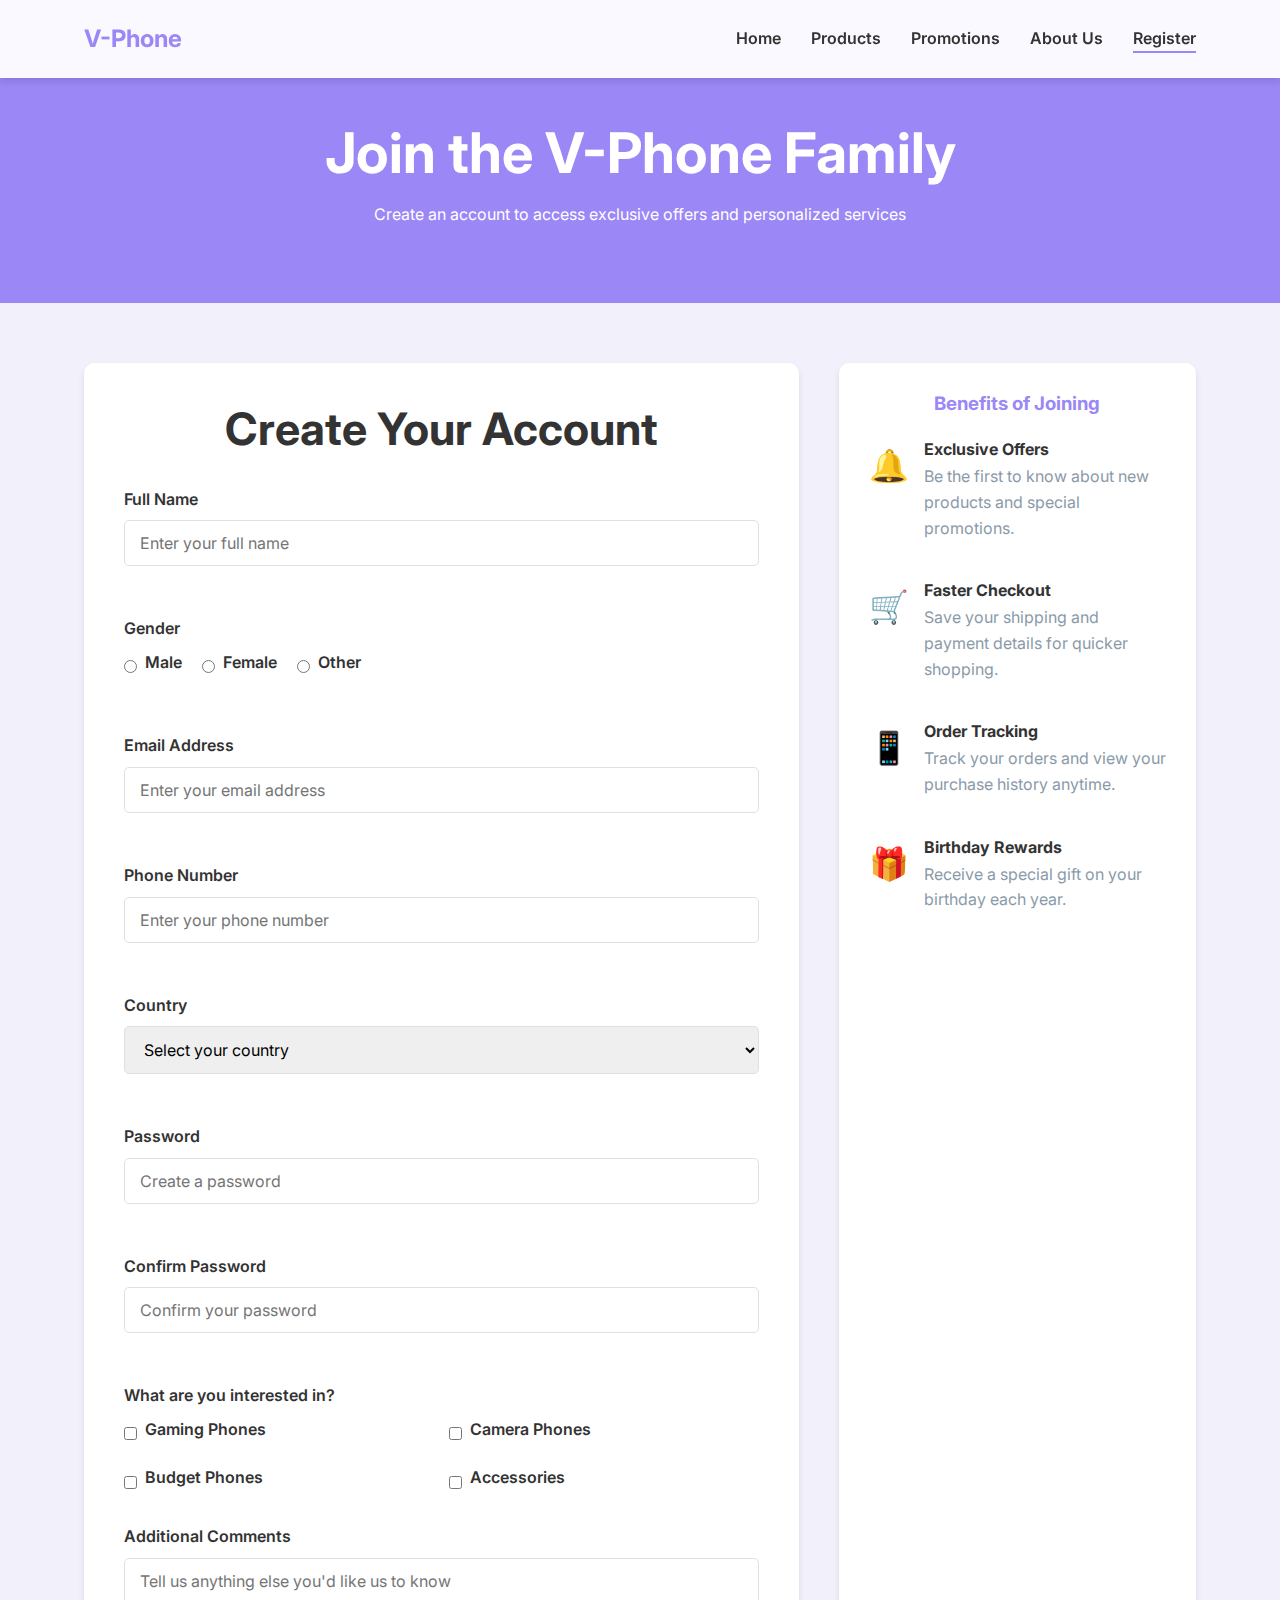
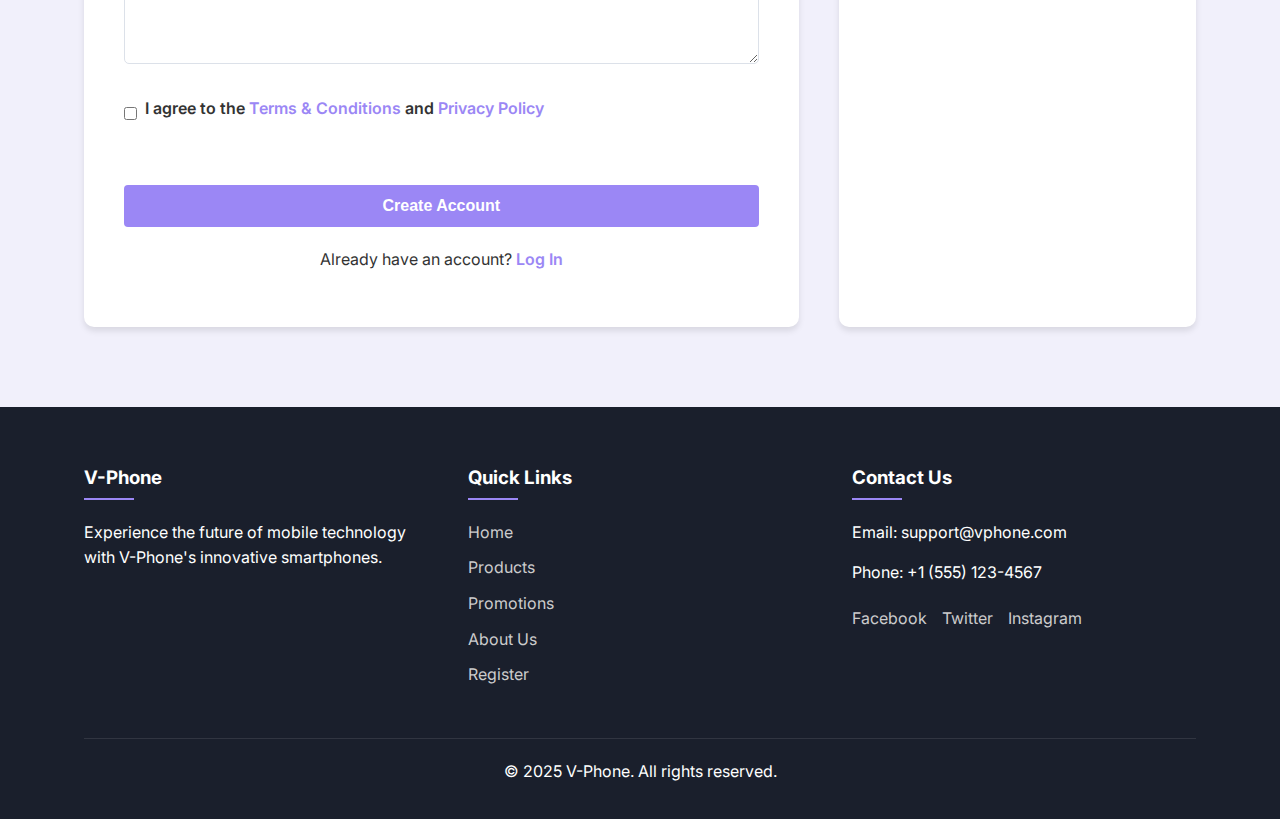
<file: register.html>
<!DOCTYPE html>
<html lang="en">
<head>
  <meta charset="UTF-8">
  <meta name="viewport" content="width=device-width, initial-scale=1.0">
  <title>Register | V-Phone</title>
  <link rel="stylesheet" href="src/style.css">
  <link rel="stylesheet" href="src/register.css">
  <link rel="stylesheet" href="https://fonts.googleapis.com/css2?family=Inter:wght@300;400;500;600;700&display=swap">
</head>
<body>
  <header class="header">
    <div class="container">
      <div class="logo">V-Phone</div>
      <nav class="nav">
        <ul class="nav-list">
          <li><a href="index.html" class="nav-link">Home</a></li>
          <li><a href="products.html" class="nav-link">Products</a></li>
          <li><a href="promotion.html" class="nav-link">Promotions</a></li>
          <li><a href="about.html" class="nav-link">About Us</a></li>
          <li><a href="register.html" class="nav-link active">Register</a></li>
        </ul>
        <button class="menu-toggle" aria-label="Toggle menu">
          <span></span>
          <span></span>
          <span></span>
        </button>
      </nav>
    </div>
  </header>

  <section class="register-banner">
    <div class="container">
      <h1>Join the V-Phone Family</h1>
      <p>Create an account to access exclusive offers and personalized services</p>
    </div>
  </section>

  <section class="register-section">
    <div class="container">
      <div class="register-content">
        <div class="register-form-container">
          <h2>Create Your Account</h2>
          <form id="register-form" class="register-form">
            <div class="form-group">
              <label for="fullname">Full Name</label>
              <input type="text" id="fullname" name="fullname" placeholder="Enter your full name">
              <span class="error-message" id="fullname-error"></span>
            </div>
            
            <div class="form-group">
              <label>Gender</label>
              <div class="radio-group">
                <div class="radio-option">
                  <input type="radio" id="male" name="gender" value="male">
                  <label for="male">Male</label>
                </div>
                <div class="radio-option">
                  <input type="radio" id="female" name="gender" value="female">
                  <label for="female">Female</label>
                </div>
                <div class="radio-option">
                  <input type="radio" id="other" name="gender" value="other">
                  <label for="other">Other</label>
                </div>
              </div>
              <span class="error-message" id="gender-error"></span>
            </div>
            
            <div class="form-group">
              <label for="email">Email Address</label>
              <input type="email" id="email" name="email" placeholder="Enter your email address">
              <span class="error-message" id="email-error"></span>
            </div>
            
            <div class="form-group">
              <label for="phone">Phone Number</label>
              <input type="tel" id="phone" name="phone" placeholder="Enter your phone number">
              <span class="error-message" id="phone-error"></span>
            </div>
            
            <div class="form-group">
              <label for="country">Country</label>
              <select id="country" name="country">
                <option value="">Select your country</option>
                <option value="us">United States</option>
                <option value="ca">Canada</option>
                <option value="uk">United Kingdom</option>
                <option value="au">Australia</option>
                <option value="de">Germany</option>
                <option value="fr">France</option>
                <option value="jp">Japan</option>
                <option value="other">Other</option>
              </select>
              <span class="error-message" id="country-error"></span>
            </div>
            
            <div class="form-group">
              <label for="password">Password</label>
              <input type="password" id="password" name="password" placeholder="Create a password">
              <span class="error-message" id="password-error"></span>
            </div>
            
            <div class="form-group">
              <label for="confirm-password">Confirm Password</label>
              <input type="password" id="confirm-password" name="confirm-password" placeholder="Confirm your password">
              <span class="error-message" id="confirm-password-error"></span>
            </div>
            
            <div class="form-group">
              <label for="interests">What are you interested in?</label>
              <div class="checkbox-group">
                <div class="checkbox-option">
                  <input type="checkbox" id="gaming" name="interests" value="gaming">
                  <label for="gaming">Gaming Phones</label>
                </div>
                <div class="checkbox-option">
                  <input type="checkbox" id="camera" name="interests" value="camera">
                  <label for="camera">Camera Phones</label>
                </div>
                <div class="checkbox-option">
                  <input type="checkbox" id="budget" name="interests" value="budget">
                  <label for="budget">Budget Phones</label>
                </div>
                <div class="checkbox-option">
                  <input type="checkbox" id="accessories" name="interests" value="accessories">
                  <label for="accessories">Accessories</label>
                </div>
              </div>
            </div>
            
            <div class="form-group">
              <label for="comments">Additional Comments</label>
              <textarea id="comments" name="comments" rows="4" placeholder="Tell us anything else you'd like us to know"></textarea>
            </div>
            
            <div class="form-group terms-checkbox">
              <div class="checkbox-option">
                <input type="checkbox" id="terms" name="terms">
                <label for="terms">I agree to the <a href="#">Terms & Conditions</a> and <a href="#">Privacy Policy</a></label>
              </div>
              <span class="error-message" id="terms-error"></span>
            </div>
            
            <div class="form-submit">
              <button type="submit" class="btn btn-primary">Create Account</button>
            </div>
          </form>
          <div class="login-link">
            <p>Already have an account? <a href="#">Log In</a></p>
          </div>
        </div>
        
        <div class="register-benefits">
          <h3>Benefits of Joining</h3>
          <ul class="benefits-list">
            <li>
              <div class="benefit-icon">🔔</div>
              <div class="benefit-text">
                <h4>Exclusive Offers</h4>
                <p>Be the first to know about new products and special promotions.</p>
              </div>
            </li>
            <li>
              <div class="benefit-icon">🛒</div>
              <div class="benefit-text">
                <h4>Faster Checkout</h4>
                <p>Save your shipping and payment details for quicker shopping.</p>
              </div>
            </li>
            <li>
              <div class="benefit-icon">📱</div>
              <div class="benefit-text">
                <h4>Order Tracking</h4>
                <p>Track your orders and view your purchase history anytime.</p>
              </div>
            </li>
            <li>
              <div class="benefit-icon">🎁</div>
              <div class="benefit-text">
                <h4>Birthday Rewards</h4>
                <p>Receive a special gift on your birthday each year.</p>
              </div>
            </li>
          </ul>
        </div>
      </div>
    </div>
  </section>

  <footer class="footer">
    <div class="container">
      <div class="footer-content">
        <div class="footer-section">
          <h3>V-Phone</h3>
          <p>Experience the future of mobile technology with V-Phone's innovative smartphones.</p>
        </div>
        <div class="footer-section">
          <h3>Quick Links</h3>
          <ul class="footer-links">
            <li><a href="index.html">Home</a></li>
            <li><a href="products.html">Products</a></li>
            <li><a href="promotion.html">Promotions</a></li>
            <li><a href="about.html">About Us</a></li>
            <li><a href="register.html">Register</a></li>
          </ul>
        </div>
        <div class="footer-section">
          <h3>Contact Us</h3>
          <p>Email: support@vphone.com</p>
          <p>Phone: +1 (555) 123-4567</p>
          <div class="social-links">
            <a href="#" class="social-link">Facebook</a>
            <a href="#" class="social-link">Twitter</a>
            <a href="#" class="social-link">Instagram</a>
          </div>
        </div>
      </div>
      <div class="footer-bottom">
        <p>&copy; 2025 V-Phone. All rights reserved.</p>
      </div>
    </div>
  </footer>

  <script src="src/script.js"></script>
  <script src="src/register.js"></script>
</body>
</html>
</file>
<file: src/style.css>
/* Base Styles */
:root {
  --primary-color: #9b87f5;
  --secondary-color: #7E69AB;
  --dark-color: #1A1F2C;
  --light-color: #F1F0FB;
  --accent-color: #1EAEDB;
  --text-color: #333;
  --light-gray: #f5f7fa;
  --medium-gray: #dce1e9;
  --dark-gray: #8a9aa9;
  --shadow: 0 4px 6px rgba(0, 0, 0, 0.1);
  --transition: all 0.3s ease;
}

* {
  margin: 0;
  padding: 0;
  box-sizing: border-box;
}

html {
  scroll-behavior: smooth;
}

body {
  font-family: 'Inter', sans-serif;
  line-height: 1.6;
  color: var(--text-color);
  background-color: #fff;
}

.container {
  width: 90%;
  max-width: 1200px;
  margin: 0 auto;
  padding: 0 20px;
}

section {
  padding: 80px 0;
}

/* Typography */
h1, h2, h3, h4, h5, h6 {
  margin-bottom: 20px;
  font-weight: 700;
  line-height: 1.2;
}

h1 {
  font-size: clamp(2.5rem, 5vw, 3.5rem);
}

h2 {
  font-size: clamp(2rem, 4vw, 2.8rem);
}

p {
  margin-bottom: 15px;
}

a {
  color: var(--primary-color);
  text-decoration: none;
  transition: var(--transition);
}

a:hover {
  color: var(--secondary-color);
}

.section-title {
  text-align: center;
  margin-bottom: 50px;
  position: relative;
}

.section-title::after {
  content: '';
  position: absolute;
  bottom: -15px;
  left: 50%;
  transform: translateX(-50%);
  width: 80px;
  height: 4px;
  background-color: var(--primary-color);
}

/* Buttons */
.btn {
  display: inline-block;
  padding: 12px 30px;
  background-color: var(--primary-color);
  color: #ffffff;
  border: none;
  border-radius: 4px;
  cursor: pointer;
  transition: var(--transition);
  font-size: 16px;
  font-weight: 600;
  text-align: center;
  margin-right: 15px;
}

.btn:hover {
  background-color: var(--secondary-color);
  color: #ffffff;
  transform: translateY(-2px);
}

.btn-secondary {
  background-color: transparent;
  border: 2px solid var(--primary-color);
  color: var(--primary-color);
}

.btn-secondary:hover {
  background-color: var(--primary-color);
  color: #ffffff;
}

.btn-small {
  padding: 8px 16px;
  font-size: 14px;
}

/* Header */
.header {
  position: fixed;
  top: 0;
  left: 0;
  width: 100%;
  z-index: 1000;
  background-color: rgba(255, 255, 255, 0.95);
  box-shadow: var(--shadow);
  padding: 20px 0;
  transition: var(--transition);
}

.header .container {
  display: flex;
  justify-content: space-between;
  align-items: center;
}

.logo {
  font-size: 24px;
  font-weight: 700;
  color: var(--primary-color);
}

.nav {
  display: flex;
  align-items: center;
}

.nav-list {
  display: flex;
  list-style: none;
}

.nav-link {
  margin-left: 30px;
  color: var(--text-color);
  font-weight: 600;
  position: relative;
}

.nav-link::after {
  content: '';
  position: absolute;
  bottom: -5px;
  left: 0;
  width: 0;
  height: 2px;
  background-color: var(--primary-color);
  transition: var(--transition);
}

.nav-link:hover::after,
.nav-link.active::after {
  width: 100%;
}

.menu-toggle {
  display: none;
  background: none;
  border: none;
  cursor: pointer;
  flex-direction: column;
  justify-content: space-between;
  width: 30px;
  height: 21px;
  padding: 0;
}

.menu-toggle span {
  display: block;
  height: 3px;
  width: 100%;
  background-color: var(--primary-color);
  transition: var(--transition);
}

/* Hero Section and Slider */
.hero {
  height: 100vh;
  display: flex;
  align-items: center;
  position: relative;
  background-color: var(--light-color);
  padding-top: 80px;
  overflow: hidden;
}

.slider-container {
  position: relative;
  width: 100%;
  height: 100%;
  overflow: hidden;
}

.slider {
  width: 100%;
  height: 100%;
  position: relative;
}

.slide {
  position: absolute;
  top: 0;
  left: 0;
  width: 100%;
  height: 100%;
  opacity: 0;
  transition: opacity 0.8s ease;
  display: flex;
  align-items: center;
}

.slide.active {
  opacity: 1;
  z-index: 1;
}

.slide-content {
  width: 50%;
  padding: 0 5%;
  z-index: 2;
}

.slide-content h1 {
  color: var(--dark-color);
  margin-bottom: 20px;
}

.slide-content p {
  font-size: 1.2rem;
  margin-bottom: 30px;
}

.slide-image {
  position: absolute;
  top: 0;
  right: 0;
  width: 60%;
  height: 100%;
  background-size: cover;
  background-position: center;
  z-index: 1;
  clip-path: polygon(15% 0, 100% 0, 100% 100%, 0 100%);
}

.slider-controls {
  position: absolute;
  bottom: 40px;
  left: 0;
  width: 100%;
  display: flex;
  justify-content: center;
  align-items: center;
  z-index: 3;
}

.prev-btn, .next-btn {
  background-color: rgba(255, 255, 255, 0.7);
  color: var(--dark-color);
  border: none;
  width: 40px;
  height: 40px;
  border-radius: 50%;
  font-size: 18px;
  cursor: pointer;
  margin: 0 10px;
  transition: var(--transition);
}

.prev-btn:hover, .next-btn:hover {
  background-color: var(--primary-color);
  color: white;
}

.slider-dots {
  display: flex;
  justify-content: center;
  align-items: center;
}

.dot {
  width: 12px;
  height: 12px;
  border-radius: 50%;
  background-color: rgba(255, 255, 255, 0.5);
  margin: 0 5px;
  cursor: pointer;
  transition: var(--transition);
}

.dot.active {
  background-color: var(--primary-color);
  transform: scale(1.2);
}

/* Featured Products */
.featured-products {
  background-color: #fff;
}

.product-grid {
  display: grid;
  grid-template-columns: repeat(auto-fill, minmax(320px, 1fr));
  gap: 30px;
}

.product-card {
  background-color: #fff;
  border-radius: 8px;
  overflow: hidden;
  box-shadow: var(--shadow);
  transition: var(--transition);
}

.product-card:hover {
  transform: translateY(-10px);
  box-shadow: 0 10px 20px rgba(0, 0, 0, 0.1);
}

.product-image {
  height: 200px;
  background-color: var(--medium-gray);
  background-size: cover;
  background-position: center;
}

.product-info {
  padding: 20px;
}

.product-info h3 {
  margin-bottom: 5px;
}

.product-category {
  color: var(--dark-gray);
  font-size: 14px;
  margin-bottom: 10px;
}

.product-price {
  font-weight: 700;
  font-size: 1.2rem;
  color: var(--primary-color);
  margin-bottom: 15px;
}

.view-all-container {
  text-align: center;
  margin-top: 40px;
}

/* Features Section */
.features {
  background-color: var(--light-color);
}

.features-grid {
  display: grid;
  grid-template-columns: repeat(auto-fit, minmax(300px, 1fr));
  gap: 30px;
}

.feature-card {
  background-color: #fff;
  padding: 30px;
  border-radius: 8px;
  box-shadow: var(--shadow);
  text-align: center;
  transition: var(--transition);
}

.feature-card:hover {
  transform: translateY(-5px);
}

.feature-icon {
  font-size: 3rem;
  margin-bottom: 20px;
}

/* Newsletter Section */
.newsletter {
  background-color: var(--primary-color);
  color: #fff;
  text-align: center;
  padding: 60px 0;
}

.newsletter h2 {
  margin-bottom: 15px;
}

.newsletter p {
  margin-bottom: 30px;
  font-size: 1.1rem;
}

.newsletter-form {
  display: flex;
  justify-content: center;
  gap: 10px;
  max-width: 600px;
  margin: 0 auto;
}

.newsletter-form input {
  flex: 1;
  padding: 12px 20px;
  border: none;
  border-radius: 4px;
  font-size: 16px;
}

.newsletter-form button {
  background-color: var(--dark-color);
  margin-right: 0;
}

.newsletter-form button:hover {
  background-color: var(--secondary-color);
}

/* Footer */
.footer {
  background-color: var(--dark-color);
  color: #fff;
  padding: 60px 0 20px;
}

.footer-content {
  display: grid;
  grid-template-columns: repeat(auto-fit, minmax(250px, 1fr));
  gap: 40px;
  margin-bottom: 40px;
}

.footer-section h3 {
  color: #fff;
  margin-bottom: 20px;
  position: relative;
  padding-bottom: 10px;
}

.footer-section h3::after {
  content: '';
  position: absolute;
  bottom: 0;
  left: 0;
  width: 50px;
  height: 2px;
  background-color: var(--primary-color);
}

.footer-links {
  list-style: none;
}

.footer-links li {
  margin-bottom: 10px;
}

.footer-links a {
  color: #ccc;
}

.footer-links a:hover {
  color: var(--primary-color);
}

.social-links {
  display: flex;
  gap: 15px;
  margin-top: 20px;
}

.social-link {
  color: #ccc;
}

.social-link:hover {
  color: var(--primary-color);
}

.footer-bottom {
  text-align: center;
  padding-top: 20px;
  border-top: 1px solid rgba(255, 255, 255, 0.1);
}

/* Responsiveness */
@media screen and (max-width: 768px) {
  .menu-toggle {
    display: flex;
  }

  .nav-list {
    position: absolute;
    top: 100%;
    left: 0;
    width: 100%;
    flex-direction: column;
    background-color: #fff;
    box-shadow: 0 10px 10px rgba(0, 0, 0, 0.1);
    padding: 20px 0;
    max-height: 0;
    overflow: hidden;
    transition: max-height 0.3s ease;
    z-index: 1000;
    opacity: 0;
    visibility: hidden;
  }

  .nav-list.active {
    max-height: 300px;
    opacity: 1;
    visibility: visible;
  }

  .nav-link {
    margin: 15px 20px;
    display: block;
  }

  .slide-content {
    width: 100%;
    padding: 0 10%;
    text-align: center;
    background-color: rgba(255, 255, 255, 0.8);
  }

  .slide-image {
    width: 100%;
    clip-path: none;
  }

  .newsletter-form {
    flex-direction: column;
    width: 80%;
  }

  .newsletter-form button {
    width: 100%;
  }
}

@media screen and (max-width: 480px) {
  section {
    padding: 60px 0;
  }

  .btn {
    margin-right: 0;
    width: 100%;
    margin-bottom: 10px;
  }

  .hero {
    /* height: auto; */
    min-height: 100vh;
  }

  .slider-controls {
    bottom: 20px;
  }
}
</file>
<file: src/about.css>
/* About Page Styles */
.about-banner {
  background-color: var(--primary-color);
  color: white;
  text-align: center;
  padding: 120px 0 60px;
}

.about-banner h1 {
  margin-bottom: 15px;
}

/* Mission Section */
.mission-section {
  padding: 80px 0;
  background-color: #fff;
}

.mission-content {
  display: flex;
  align-items: center;
  gap: 50px;
}

.mission-text {
  flex: 1;
}

.mission-text h2 {
  margin-bottom: 25px;
  position: relative;
  padding-bottom: 15px;
}

.mission-text h2::after {
  content: '';
  position: absolute;
  bottom: 0;
  left: 0;
  width: 80px;
  height: 4px;
  background-color: var(--primary-color);
}

.mission-text p {
  margin-bottom: 20px;
  font-size: 1.1rem;
}

.mission-image {
  flex: 1;
  min-height: 400px;
  background-size: cover;
  background-position: center;
  border-radius: 10px;
  box-shadow: var(--shadow);
}

/* Values Section */
.values-section {
  background-color: var(--light-color);
  padding: 80px 0;
}

.values-grid {
  display: grid;
  grid-template-columns: repeat(auto-fit, minmax(250px, 1fr));
  gap: 30px;
}

.value-card {
  background-color: white;
  padding: 40px 30px;
  border-radius: 10px;
  box-shadow: var(--shadow);
  text-align: center;
  transition: var(--transition);
}

.value-card:hover {
  transform: translateY(-5px);
}

.value-icon {
  font-size: 3.5rem;
  margin-bottom: 20px;
}

/* History Timeline */
.history-section {
  padding: 80px 0;
  background-color: #fff;
}

.timeline {
  position: relative;
  max-width: 800px;
  margin: 0 auto;
  padding: 20px 0;
}

.timeline::before {
  content: '';
  position: absolute;
  top: 0;
  bottom: 0;
  left: 120px;
  width: 3px;
  background-color: var(--primary-color);
}

.timeline-item {
  position: relative;
  display: flex;
  margin-bottom: 50px;
}

.timeline-year {
  width: 120px;
  text-align: right;
  padding-right: 30px;
  font-weight: 700;
  font-size: 1.2rem;
  color: var(--primary-color);
}

.timeline-content {
  flex: 1;
  padding-left: 30px;
  position: relative;
}

.timeline-content::before {
  content: '';
  position: absolute;
  left: -8px;
  top: 6px;
  width: 16px;
  height: 16px;
  border-radius: 50%;
  background-color: var(--primary-color);
}

.timeline-content h3 {
  margin-bottom: 10px;
}

/* Team Section */
.team-section {
  background-color: var(--light-color);
  padding: 80px 0;
}

.team-grid {
  display: grid;
  grid-template-columns: repeat(auto-fit, minmax(300px, 1fr));
  gap: 30px;
}

.team-card {
  background-color: white;
  border-radius: 10px;
  overflow: hidden;
  box-shadow: var(--shadow);
  transition: var(--transition);
}

.team-card:hover {
  transform: translateY(-5px);
}

.team-image {
  height: 250px;
  background-size: cover;
  background-position: center;
}

.team-info {
  padding: 25px;
}

.team-role {
  color: var(--primary-color);
  font-weight: 600;
  margin-bottom: 15px;
}

/* Contact Info Section */
.contact-info-section {
  padding: 80px 0;
  background-color: #fff;
}

.contact-grid {
  display: grid;
  grid-template-columns: repeat(auto-fit, minmax(300px, 1fr));
  gap: 30px;
}

.contact-card {
  background-color: var(--light-color);
  border-radius: 10px;
  padding: 30px;
  box-shadow: var(--shadow);
  transition: var(--transition);
}

.contact-card:hover {
  transform: translateY(-5px);
}

.contact-icon {
  font-size: 2.5rem;
  margin-bottom: 20px;
}

.contact-details {
  margin-top: 20px;
}

.contact-details p {
  margin-bottom: 10px;
}

.social-buttons {
  display: flex;
  flex-wrap: wrap;
  gap: 10px;
  margin-top: 20px;
}

.social-button {
  display: inline-block;
  padding: 8px 16px;
  background-color: var(--primary-color);
  color: white;
  border-radius: 20px;
  font-size: 14px;
  transition: var(--transition);
}

.social-button:hover {
  background-color: var(--secondary-color);
  color: white;
}

/* Responsive Styles */
@media screen and (max-width: 768px) {
  .mission-content {
    flex-direction: column;
  }
  
  .mission-image {
    order: -1;
    width: 100%;
  }
  
  .timeline::before {
    left: 30px;
  }
  
  .timeline-item {
    flex-direction: column;
  }
  
  .timeline-year {
    width: auto;
    text-align: left;
    padding-right: 0;
    padding-left: 60px;
    margin-bottom: 10px;
  }
  
  .timeline-content {
    padding-left: 60px;
  }
  
  .timeline-content::before {
    left: 22px;
  }
}

@media screen and (max-width: 480px) {
  .value-card, .contact-card {
    padding: 25px 20px;
  }
}
</file>
<file: src/products.css>
/* Products Page Styles */
.product-banner {
  background-color: var(--primary-color);
  color: white;
  text-align: center;
  padding: 120px 0 60px;
}

.product-banner h1 {
  margin-bottom: 15px;
}

.products-section {
  padding: 60px 0;
}

.filter-controls {
  display: flex;
  align-items: center;
  flex-wrap: wrap;
  margin-bottom: 40px;
  gap: 20px;
}

.filter-controls p {
  margin: 0;
  font-weight: 600;
}

.filter-buttons {
  display: flex;
  flex-wrap: wrap;
  gap: 10px;
}

.filter-btn {
  background-color: var(--light-color);
  border: none;
  padding: 8px 16px;
  border-radius: 20px;
  cursor: pointer;
  transition: var(--transition);
  font-weight: 500;
}

.filter-btn.active, .filter-btn:hover {
  background-color: var(--primary-color);
  color: white;
}

.products-grid {
  display: grid;
  grid-template-columns: repeat(auto-fill, minmax(350px, 1fr));
  gap: 30px;
}

.product-item {
  border-radius: 8px;
  overflow: hidden;
  box-shadow: var(--shadow);
  background-color: white;
  transition: var(--transition);
}

.product-item:hover {
  transform: translateY(-10px);
  box-shadow: 0 15px 30px rgba(0, 0, 0, 0.1);
}

.product-image {
  height: 250px;
  background-size: cover;
  background-position: center;
}

.product-details {
  padding: 25px;
}

.product-details h3 {
  margin-bottom: 5px;
}

.product-category {
  color: var(--dark-gray);
  font-size: 14px;
  margin-bottom: 15px;
}

.product-description {
  margin-bottom: 15px;
  color: var(--text-color);
}

.product-specs {
  display: flex;
  flex-wrap: wrap;
  gap: 10px;
  margin-bottom: 15px;
}

.product-specs span {
  background-color: var(--light-color);
  padding: 5px 10px;
  border-radius: 15px;
  font-size: 12px;
  font-weight: 500;
}

.product-price {
  font-weight: 700;
  font-size: 1.4rem;
  color: var(--primary-color);
  margin-bottom: 20px;
}

/* Hide products that don't match the selected filter */
.hide {
  display: none;
}

/* Responsive Styles */
@media screen and (max-width: 768px) {
  .filter-controls {
    flex-direction: column;
    align-items: flex-start;
    gap: 15px;
  }
  
  .products-grid {
    grid-template-columns: repeat(auto-fill, minmax(280px, 1fr));
  }
}

@media screen and (max-width: 480px) {
  .filter-buttons {
    width: 100%;
  }
  
  .filter-btn {
    flex: 1;
    text-align: center;
  }
  
  .products-grid {
    grid-template-columns: 1fr;
  }
}
</file>
<file: src/promotion.css>
/* Promotion Page Styles */
.promo-banner {
  background-color: var(--primary-color);
  color: white;
  text-align: center;
  padding: 120px 0 60px;
}

.promo-banner h1 {
  margin-bottom: 15px;
}

.promotions-section {
  padding: 60px 0;
}

.current-promos, .shopping-benefits, .loyalty-program {
  margin-bottom: 80px;
}

/* Highlight Promo Card */
.highlight-promo {
  display: flex;
  background-color: white;
  border-radius: 10px;
  overflow: hidden;
  box-shadow: var(--shadow);
  margin-bottom: 40px;
}

.promo-content {
  flex: 1;
  padding: 40px;
  display: flex;
  flex-direction: column;
  justify-content: center;
}

.promo-badge {
  display: inline-block;
  background-color: var(--primary-color);
  color: white;
  padding: 6px 12px;
  border-radius: 20px;
  font-size: 14px;
  font-weight: 600;
  margin-bottom: 15px;
}

.promo-date {
  color: var(--dark-gray);
  font-style: italic;
  margin-bottom: 20px;
}

.promo-image {
  flex: 1;
  background-size: cover;
  background-position: center;
  min-height: 300px;
}

/* Promo Grid */
.promo-grid {
  display: grid;
  grid-template-columns: repeat(auto-fill, minmax(300px, 1fr));
  gap: 30px;
}

.promo-card {
  background-color: white;
  border-radius: 10px;
  padding: 30px;
  box-shadow: var(--shadow);
  transition: var(--transition);
}

.promo-card:hover {
  transform: translateY(-5px);
  box-shadow: 0 10px 20px rgba(0, 0, 0, 0.1);
}

.promo-icon {
  font-size: 2.5rem;
  margin-bottom: 20px;
}

/* Benefits Grid */
.benefits-grid {
  display: grid;
  grid-template-columns: repeat(auto-fill, minmax(250px, 1fr));
  gap: 30px;
}

.benefit-card {
  background-color: white;
  border-radius: 10px;
  padding: 30px;
  box-shadow: var(--shadow);
  text-align: center;
  transition: var(--transition);
}

.benefit-card:hover {
  transform: translateY(-5px);
}

.benefit-icon {
  font-size: 2.5rem;
  margin-bottom: 20px;
}

/* Loyalty Program */
.loyalty-tiers {
  display: grid;
  grid-template-columns: repeat(auto-fit, minmax(250px, 1fr));
  gap: 30px;
  margin-bottom: 50px;
}

.tier-card {
  background-color: white;
  border-radius: 10px;
  padding: 30px;
  box-shadow: var(--shadow);
  display: flex;
  flex-direction: column;
  transition: var(--transition);
  border: 1px solid var(--medium-gray);
}

.tier-card:hover {
  transform: translateY(-5px);
}

.featured-tier {
  border: 2px solid var(--primary-color);
  position: relative;
  z-index: 1;
  transform: scale(1.05);
}

.featured-tier:hover {
  transform: scale(1.05) translateY(-5px);
}

.tier-header {
  display: flex;
  justify-content: space-between;
  align-items: center;
  margin-bottom: 20px;
}

.tier-icon {
  font-size: 2rem;
}

.tier-benefits {
  list-style: none;
  margin-bottom: 20px;
  flex-grow: 1;
}

.tier-benefits li {
  margin-bottom: 10px;
  position: relative;
  padding-left: 25px;
}

.tier-benefits li::before {
  content: '✓';
  position: absolute;
  left: 0;
  color: var(--primary-color);
  font-weight: bold;
}

.tier-requirement {
  color: var(--dark-gray);
  font-style: italic;
  font-weight: 600;
  padding-top: 15px;
  border-top: 1px solid var(--medium-gray);
}

.loyalty-cta {
  background-color: var(--light-color);
  padding: 40px;
  border-radius: 10px;
  text-align: center;
}

.loyalty-cta h3 {
  margin-bottom: 10px;
}

.loyalty-cta p {
  margin-bottom: 20px;
}

/* Responsive Styles */
@media screen and (max-width: 768px) {
  .highlight-promo {
    flex-direction: column;
  }
  
  .promo-content {
    order: 2;
    padding: 30px;
  }
  
  .promo-image {
    order: 1;
  }
  
  .loyalty-tiers {
    gap: 20px;
  }
  
  .featured-tier {
    transform: none;
  }
  
  .featured-tier:hover {
    transform: translateY(-5px);
  }
}

@media screen and (max-width: 480px) {
  .benefit-card, .promo-card, .tier-card {
    padding: 20px;
  }
  
  .loyalty-cta {
    padding: 30px 20px;
  }
}
</file>
<file: src/register.css>
/* Register Page Styles */
.register-banner {
  background-color: var(--primary-color);
  color: white;
  text-align: center;
  padding: 120px 0 60px;
}

.register-banner h1 {
  margin-bottom: 15px;
}

.register-section {
  padding: 60px 0 80px;
  background-color: var(--light-color);
}

.register-content {
  display: grid;
  grid-template-columns: 2fr 1fr;
  gap: 40px;
}

/* Form Styles */
.register-form-container {
  background-color: white;
  border-radius: 10px;
  padding: 40px;
  box-shadow: var(--shadow);
}

.register-form-container h2 {
  margin-bottom: 30px;
  text-align: center;
}

.form-group {
  margin-bottom: 25px;
}

.form-group label {
  display: block;
  margin-bottom: 8px;
  font-weight: 600;
}

.form-group input[type="text"],
.form-group input[type="email"],
.form-group input[type="tel"],
.form-group input[type="password"],
.form-group select,
.form-group textarea {
  width: 100%;
  padding: 12px 15px;
  border: 1px solid var(--medium-gray);
  border-radius: 5px;
  font-family: 'Inter', sans-serif;
  font-size: 16px;
  transition: var(--transition);
}

.form-group input:focus,
.form-group select:focus,
.form-group textarea:focus {
  border-color: var(--primary-color);
  outline: none;
  box-shadow: 0 0 0 2px rgba(155, 135, 245, 0.2);
}

/* Radio Button Styles */
.radio-group {
  display: flex;
  gap: 20px;
}

.radio-option {
  display: flex;
  align-items: center;
}

.radio-option input[type="radio"] {
  margin-right: 8px;
  accent-color: var(--primary-color);
}

/* Checkbox Styles */
.checkbox-group {
  display: grid;
  grid-template-columns: 1fr 1fr;
  gap: 15px;
}

.checkbox-option {
  display: flex;
  align-items: center;
}

.checkbox-option input[type="checkbox"] {
  margin-right: 8px;
  accent-color: var(--primary-color);
}

.terms-checkbox {
  margin-top: 10px;
}

/* Error Message Styles */
.error-message {
  display: block;
  color: #e74c3c;
  font-size: 14px;
  margin-top: 5px;
  min-height: 20px;
}

/* Form Submit Button */
.form-submit {
  margin-top: 30px;
}

.form-submit button {
  width: 100%;
}

/* Login Link */
.login-link {
  text-align: center;
  margin-top: 20px;
}

.login-link a {
  color: var(--primary-color);
  font-weight: 600;
}

/* Benefits Section */
.register-benefits {
  background-color: white;
  border-radius: 10px;
  padding: 30px;
  box-shadow: var(--shadow);
}

.register-benefits h3 {
  margin-bottom: 25px;
  text-align: center;
  color: var(--primary-color);
}

.benefits-list {
  list-style: none;
}

.benefits-list li {
  display: flex;
  margin-bottom: 25px;
  align-items: flex-start;
}

.benefit-icon {
  font-size: 2rem;
  margin-right: 15px;
  color: var(--primary-color);
}

.benefit-text h4 {
  margin-bottom: 5px;
}

.benefit-text p {
  color: var(--dark-gray);
}

/* Form Success Message */
.success-message {
  display: none;
  background-color: #d4edda;
  color: #155724;
  padding: 15px;
  border-radius: 5px;
  margin-bottom: 20px;
  text-align: center;
}

.success-message.show {
  display: block;
}

/* Responsive Styles */
@media screen and (max-width: 768px) {
  .register-content {
    grid-template-columns: 1fr;
  }
  
  .register-form-container,
  .register-benefits {
    padding: 30px;
  }
  
  .checkbox-group {
    grid-template-columns: 1fr;
  }
}

@media screen and (max-width: 480px) {
  .radio-group {
    flex-direction: column;
    gap: 10px;
  }
  
  .register-form-container {
    padding: 25px 20px;
  }
}
</file>
